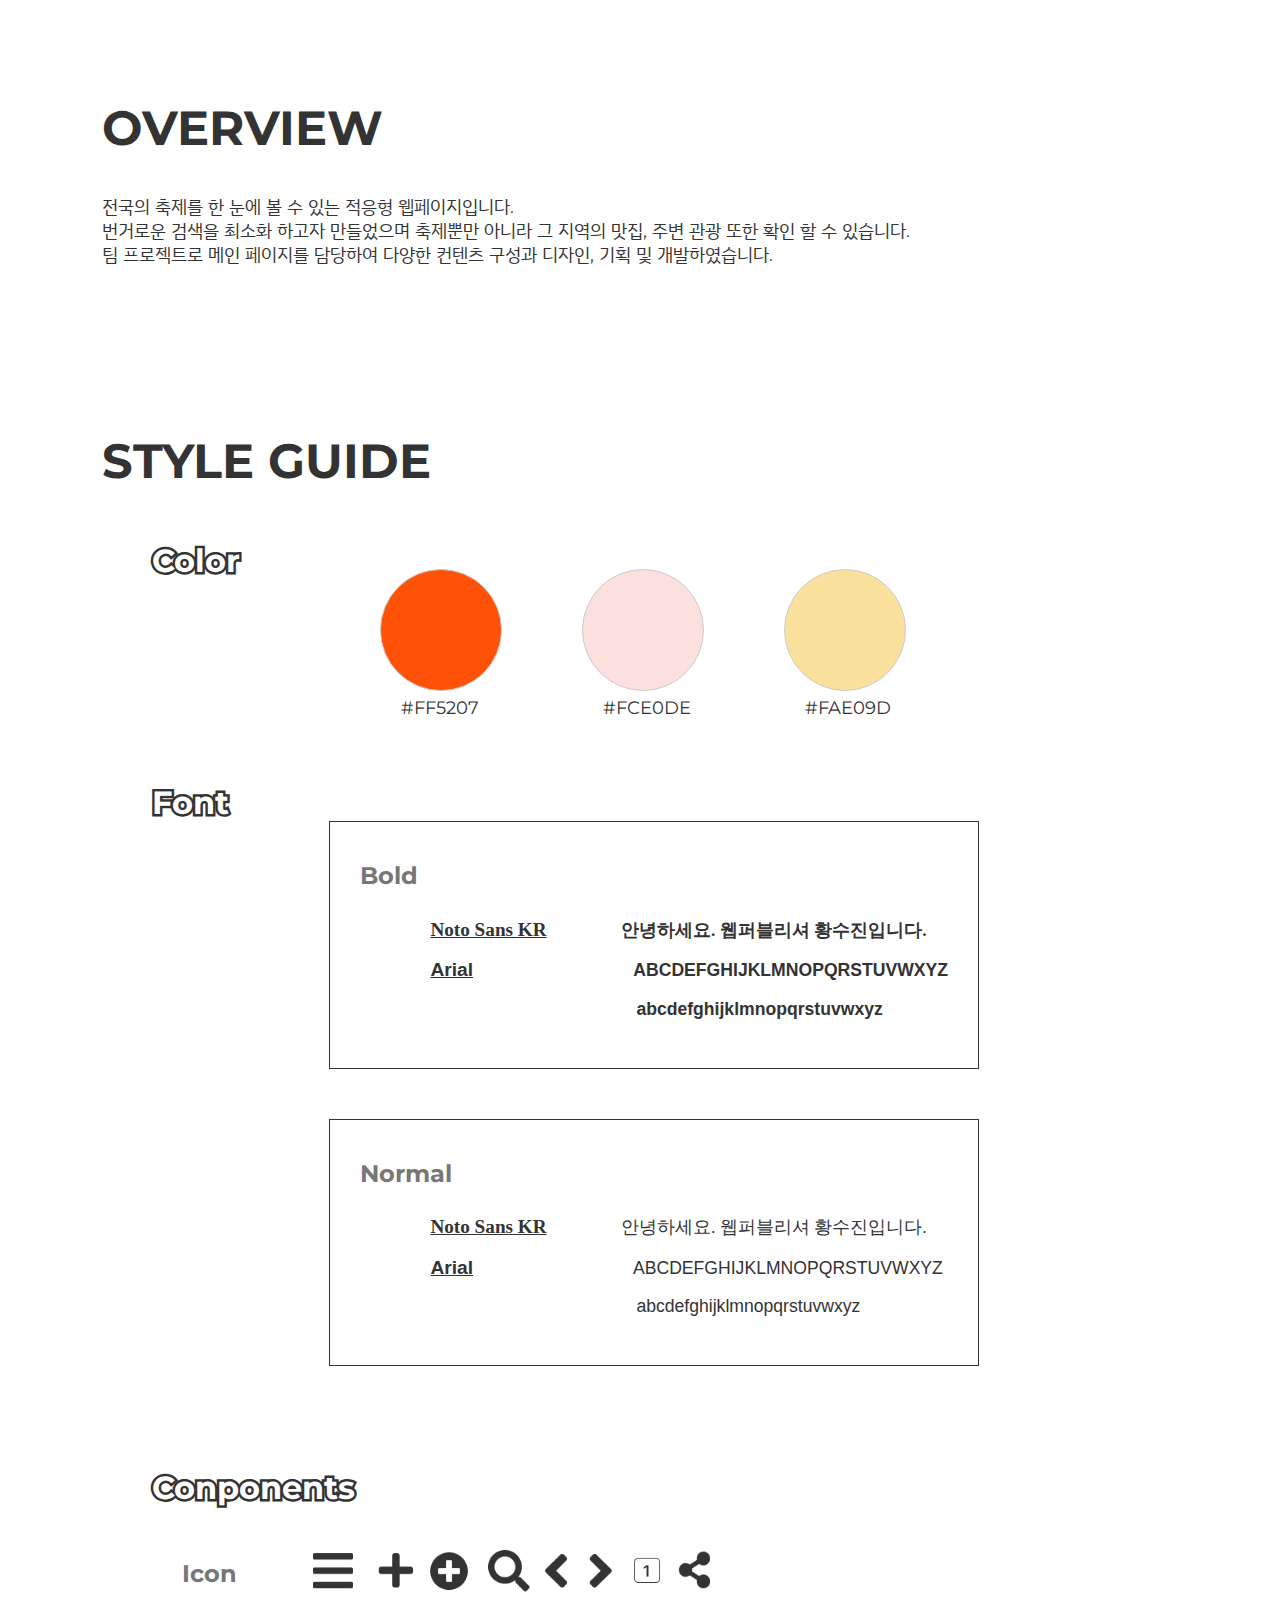
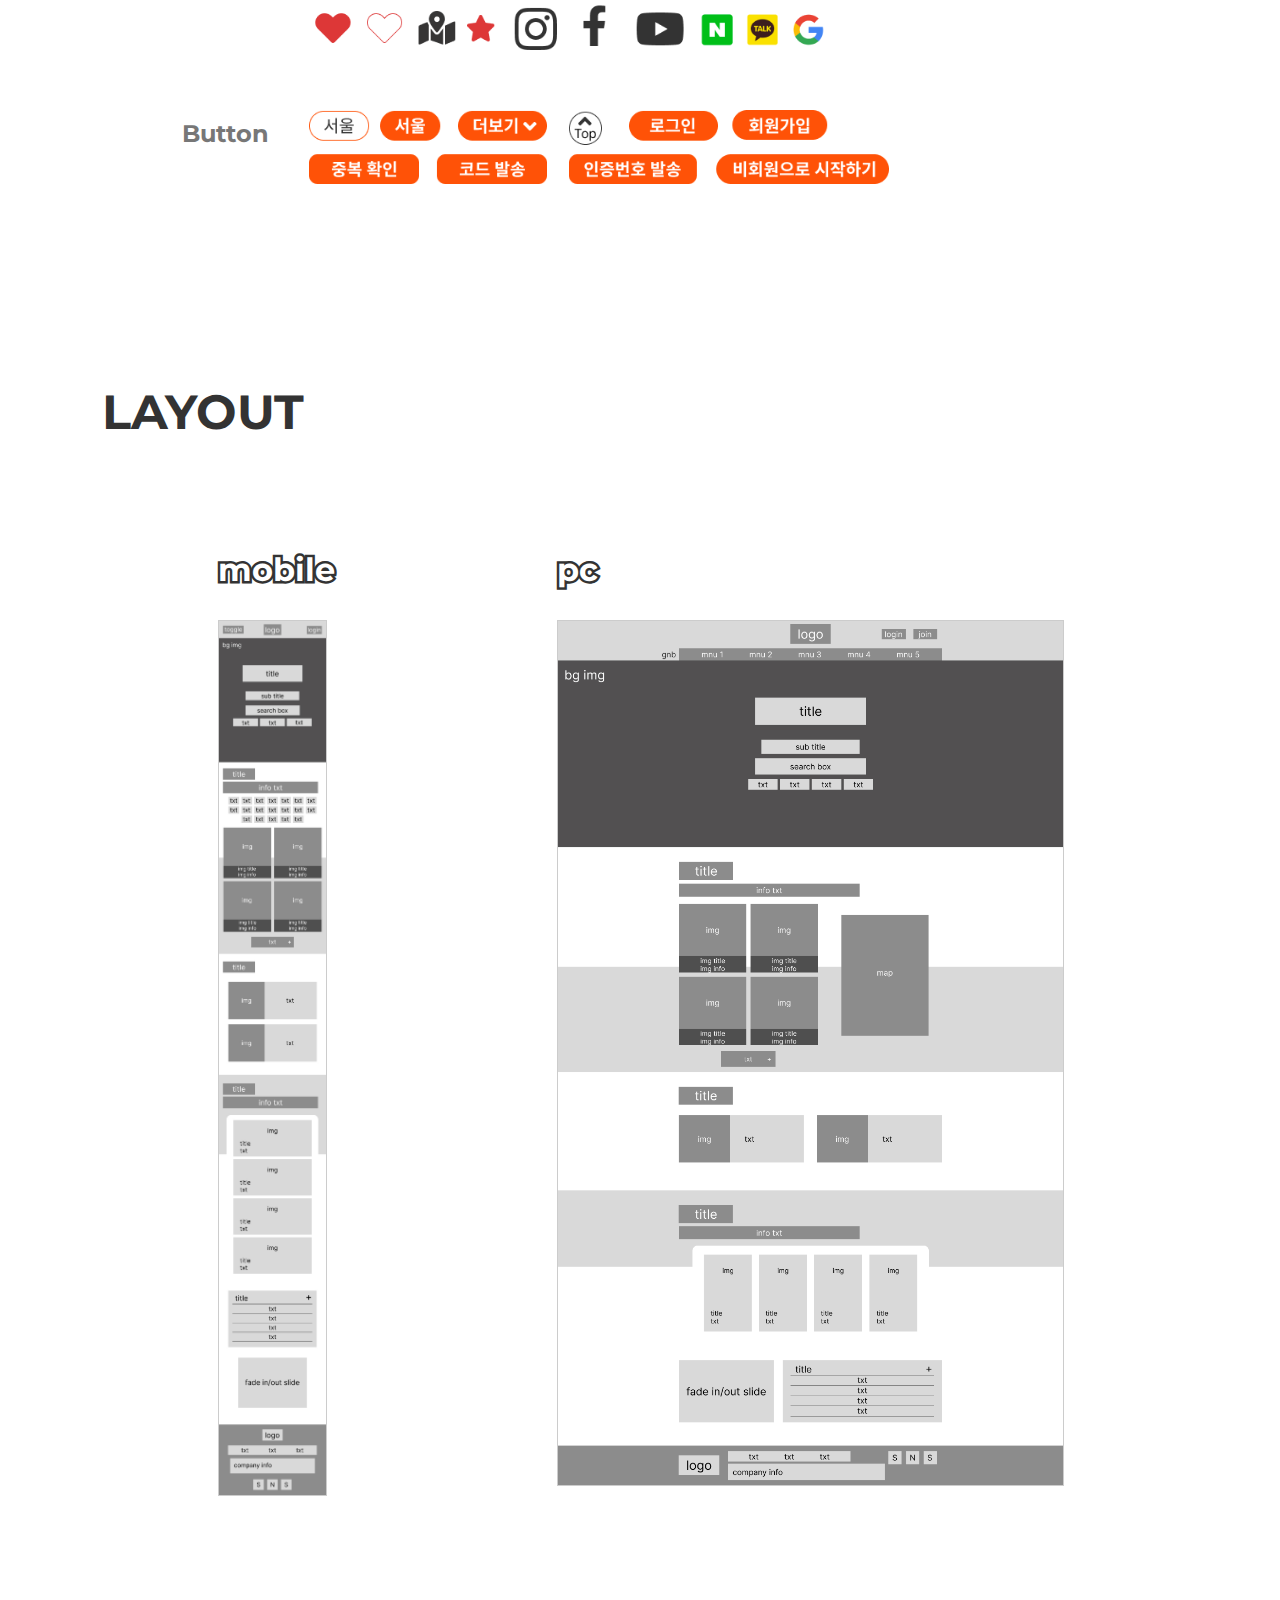
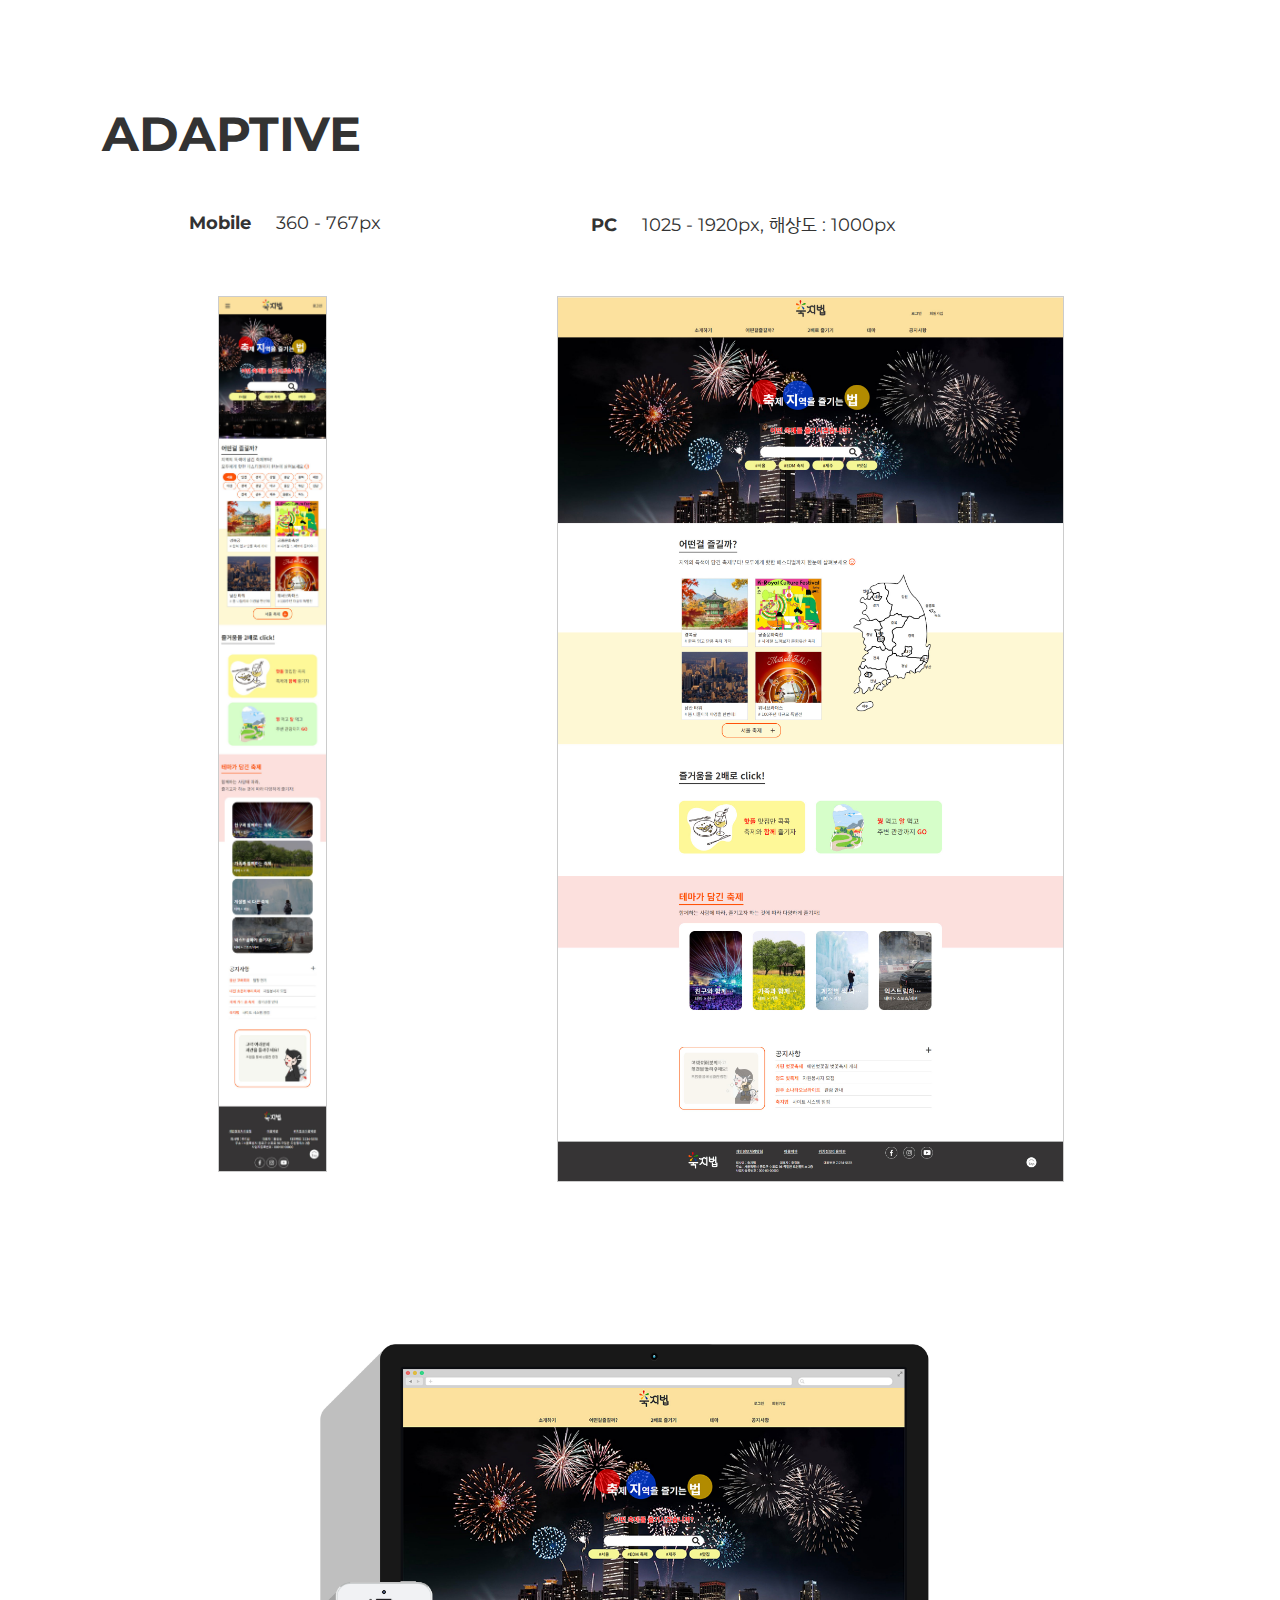
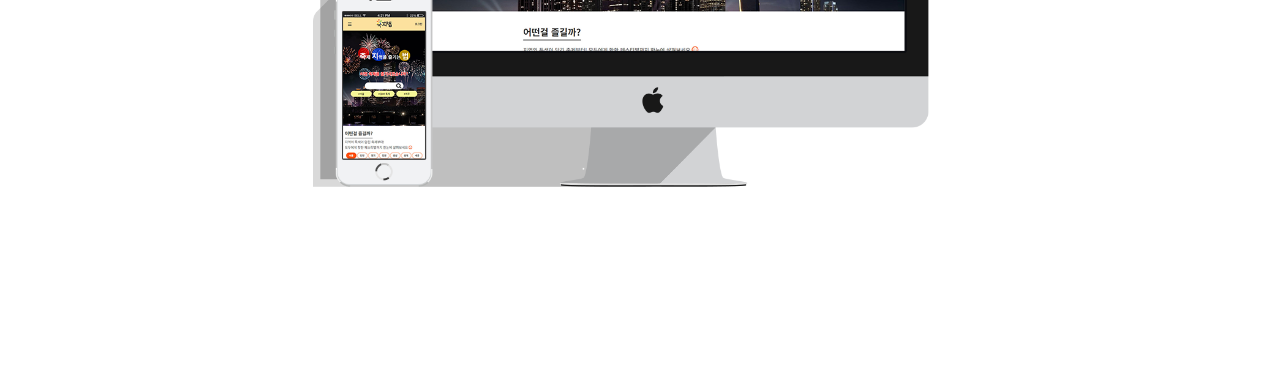
<file: process/chukjibub_process.html>
<!DOCTYPE html>
<html lang="ko">
<head>
  <meta charset="UTF-8">
  <meta name="viewport" content="width=device-width, initial-scale=1.0">
  <title>Chukjibub process</title>
  <link href="./css/reset.css" rel="stylesheet" type="text/css">
  <link href="./css/chukjibub_style.css" rel="stylesheet" type="text/css">
</head>
<body>
  <main>
    <div class="overview">
      <h2>overview</h2>
      <p>
        전국의 축제를 한 눈에 볼 수 있는 적응형 웹페이지입니다.<br>
        번거로운 검색을 최소화 하고자 만들었으며 축제뿐만 아니라 그 지역의 맛집, 주변 관광 또한 확인 할 수 있습니다.<br>
        팀 프로젝트로 메인 페이지를 담당하여 다양한 컨텐츠 구성과 디자인, 기획 및 개발하였습니다.
      </p>
    </div>
    <div class="guide">
      <h2>style guide</h2>
      <ul class="color_box">
        <li>
          <h3 class="outside" data-text="Color">Color</h3>
        </li>
        <li>
          <ul>
            <li class="color c_box01">
              <p>&#x0023;FF5207</p>
            </li>
            <li class="color c_box02">
              <p>&#x0023;FCE0DE</p>
            </li>
            <li class="color c_box03">
              <p>&#x0023;FAE09D</p>
            </li>
          </ul>
        </li>
      </ul>

      <div class="font_box">
        <ul>
          <li>
            <h3 class="outside" data-text="Font">Font</h3>
          </li>
          <li>
            <div class="font f_box01">
              <h4>Bold</h4>
              <div>
                <p><b>Noto Sans KR</b> 안녕하세요. 웹퍼블리셔 황수진입니다.</p>
                <p><b>Arial</b> abcdefghijklmnopqrstuvwxyz</p>
                <p>abcdefghijklmnopqrstuvwxyz</p>
              </div>
            </div>
            <div class="font f_box02">
              <h4>Normal</h4>
              <div>
                <p><b>Noto Sans KR</b> 안녕하세요. 웹퍼블리셔 황수진입니다.</p>
                <p><b>Arial</b> abcdefghijklmnopqrstuvwxyz</p>
                <p>abcdefghijklmnopqrstuvwxyz</p>
              </div>
            </div>
          </li>
        </ul>
      </div>

      <div class="conponents">
        <h3 class="outside" data-text="Conponents">Conponents</h3>
        <ul class="icon">
          <li>
            <h4>Icon</h4>
          </li>
          <li>
            <img src="./images/chukjibub_icon.png" alt="아이콘">
          </li>
        </ul>

        <ul class="button">
          <li>
            <h4>Button</h4>
          </li>
          <li>
            <img src="./images/chukjibub_button.png" alt="버튼">
          </li>
        </ul>
      </div>
    </div>

    <div class="layout">
      <h2>layout</h2>

      <ul>
        <li>
          <h3 class="outside" data-text="mobile">mobile</h3>
          <img src="./images/chukjibub_mobile_grid.jpg" alt="모바일레이아웃">
        </li>
        <li>
          <h3 class="outside" data-text="pc">pc</h3>
          <img src="./images/chukjibub_pc_grid.jpg" alt="pc레이아웃">
        </li>
      </ul>
    </div>
    
    <div class="adaptive">
      <h2>adaptive</h2>
      <ul>
        <li><b>Mobile</b> 360 - 767px</li>
        <li><b>PC</b> 1025 - 1920px, 해상도 : 1000px</li>
      </ul>
      <ul>
        <li>
          <img src="./images/chukjibub_mobile.jpg" alt="모바일디자인">
        </li>
        <li>
          <img src="./images/chukjibub_pc.jpg" alt="pc디자인">
        </li>

      </ul>

      <div class="mockup">
        <img src="./images/chukjibub_mockup.png" alt="목업">
      </div>
      
    </div>
  </main>
</body>
</html>
</file>
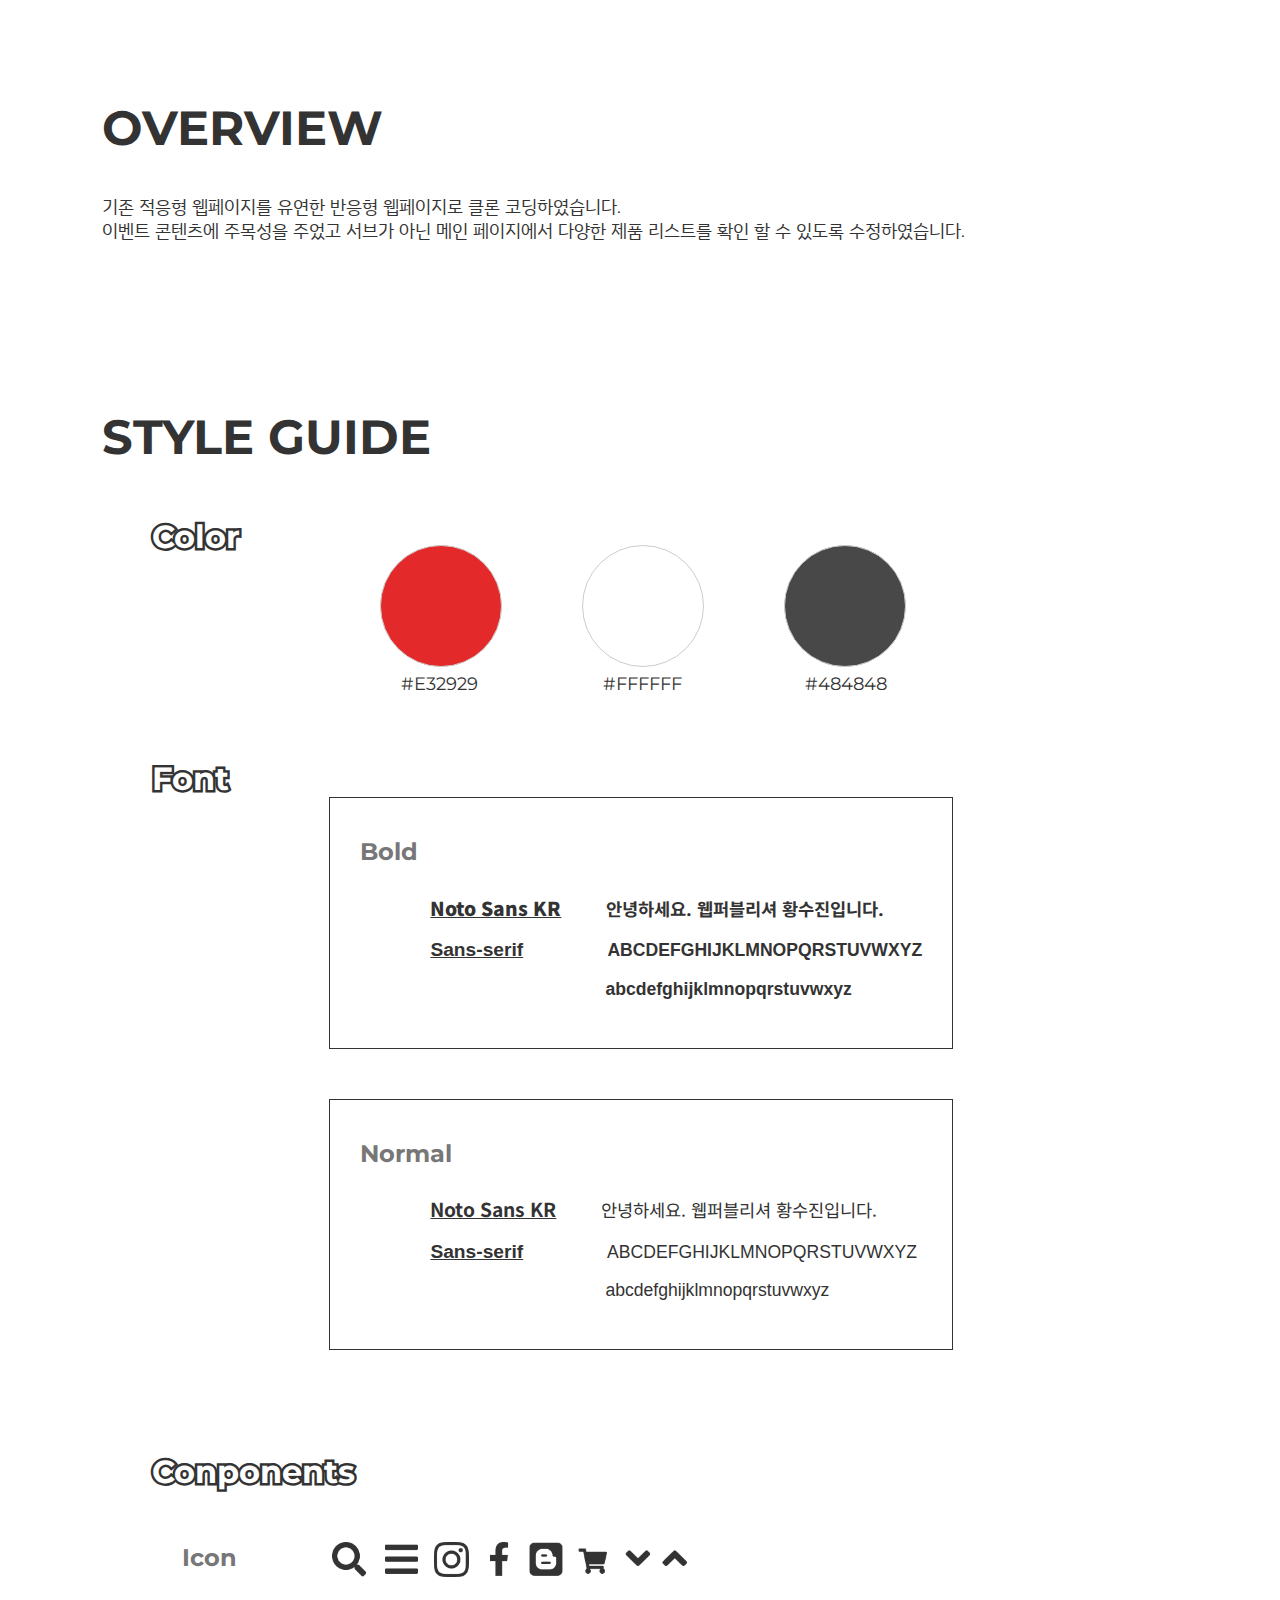
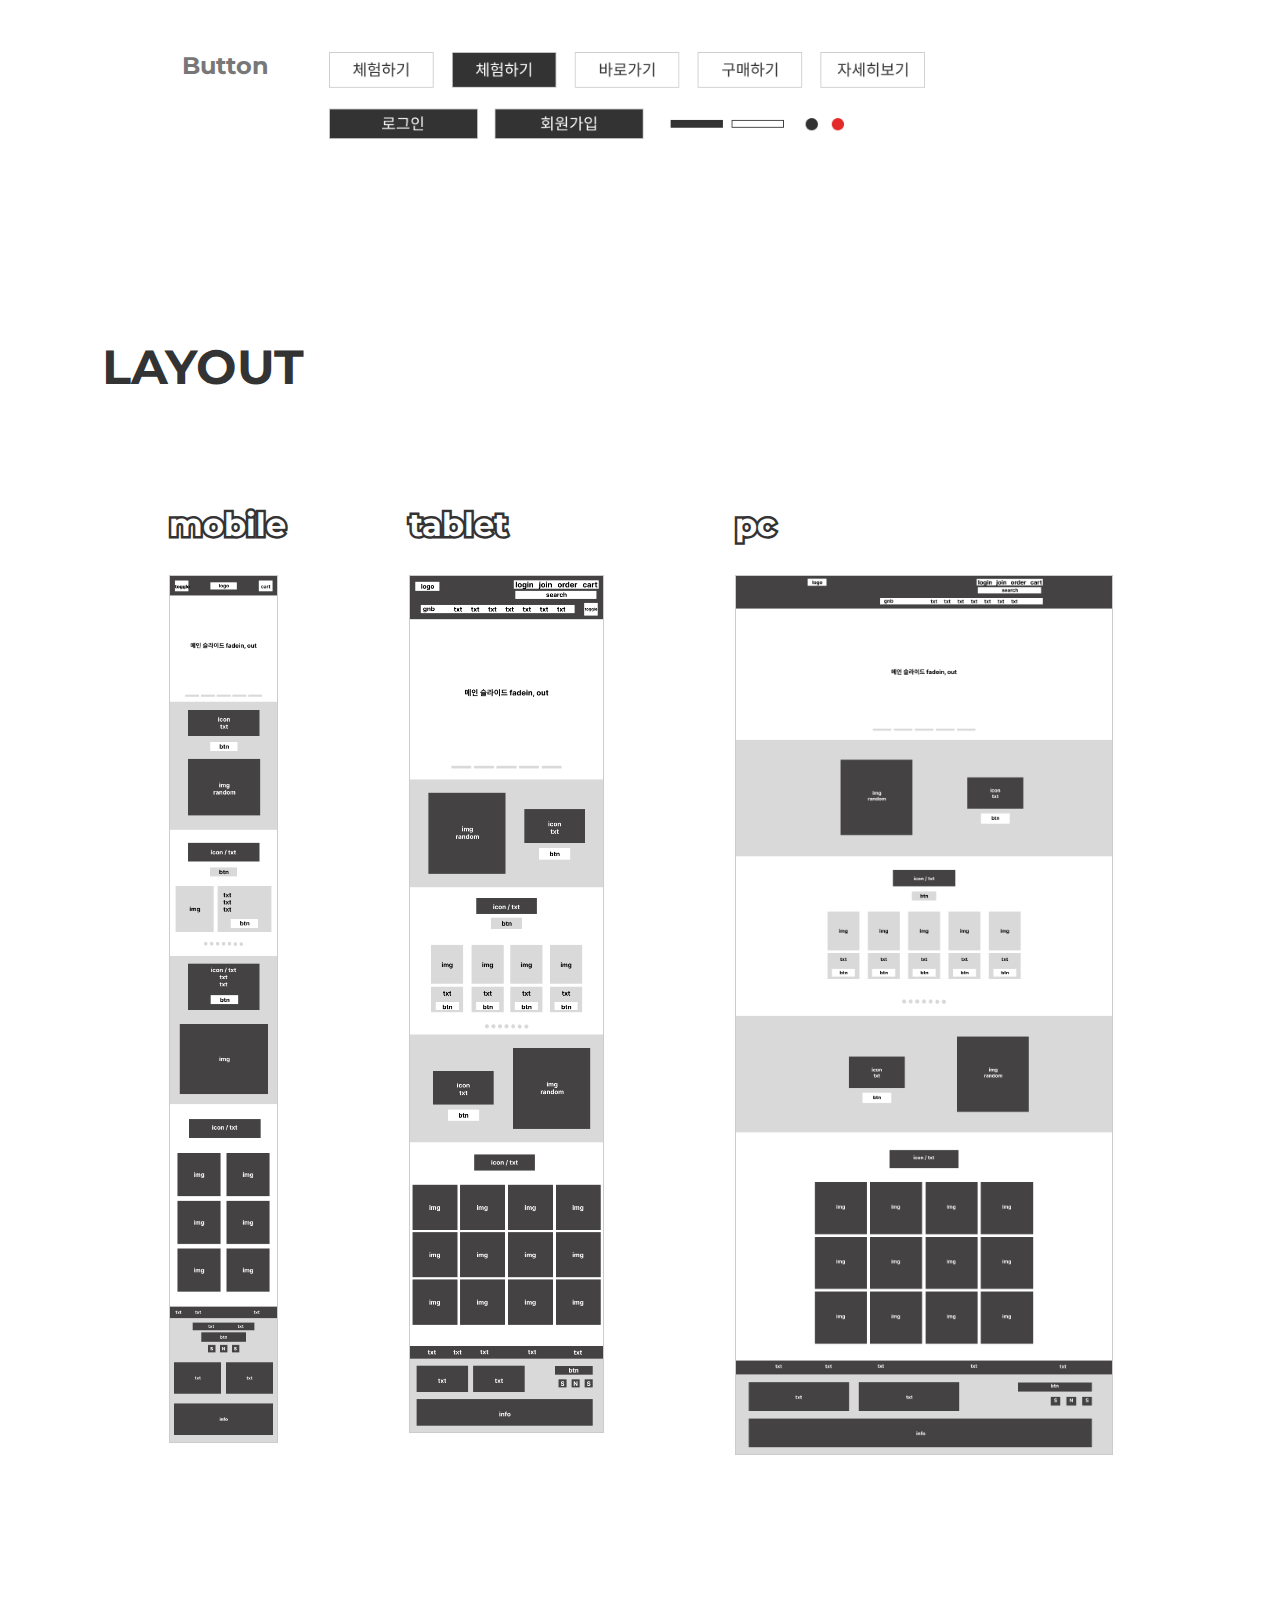
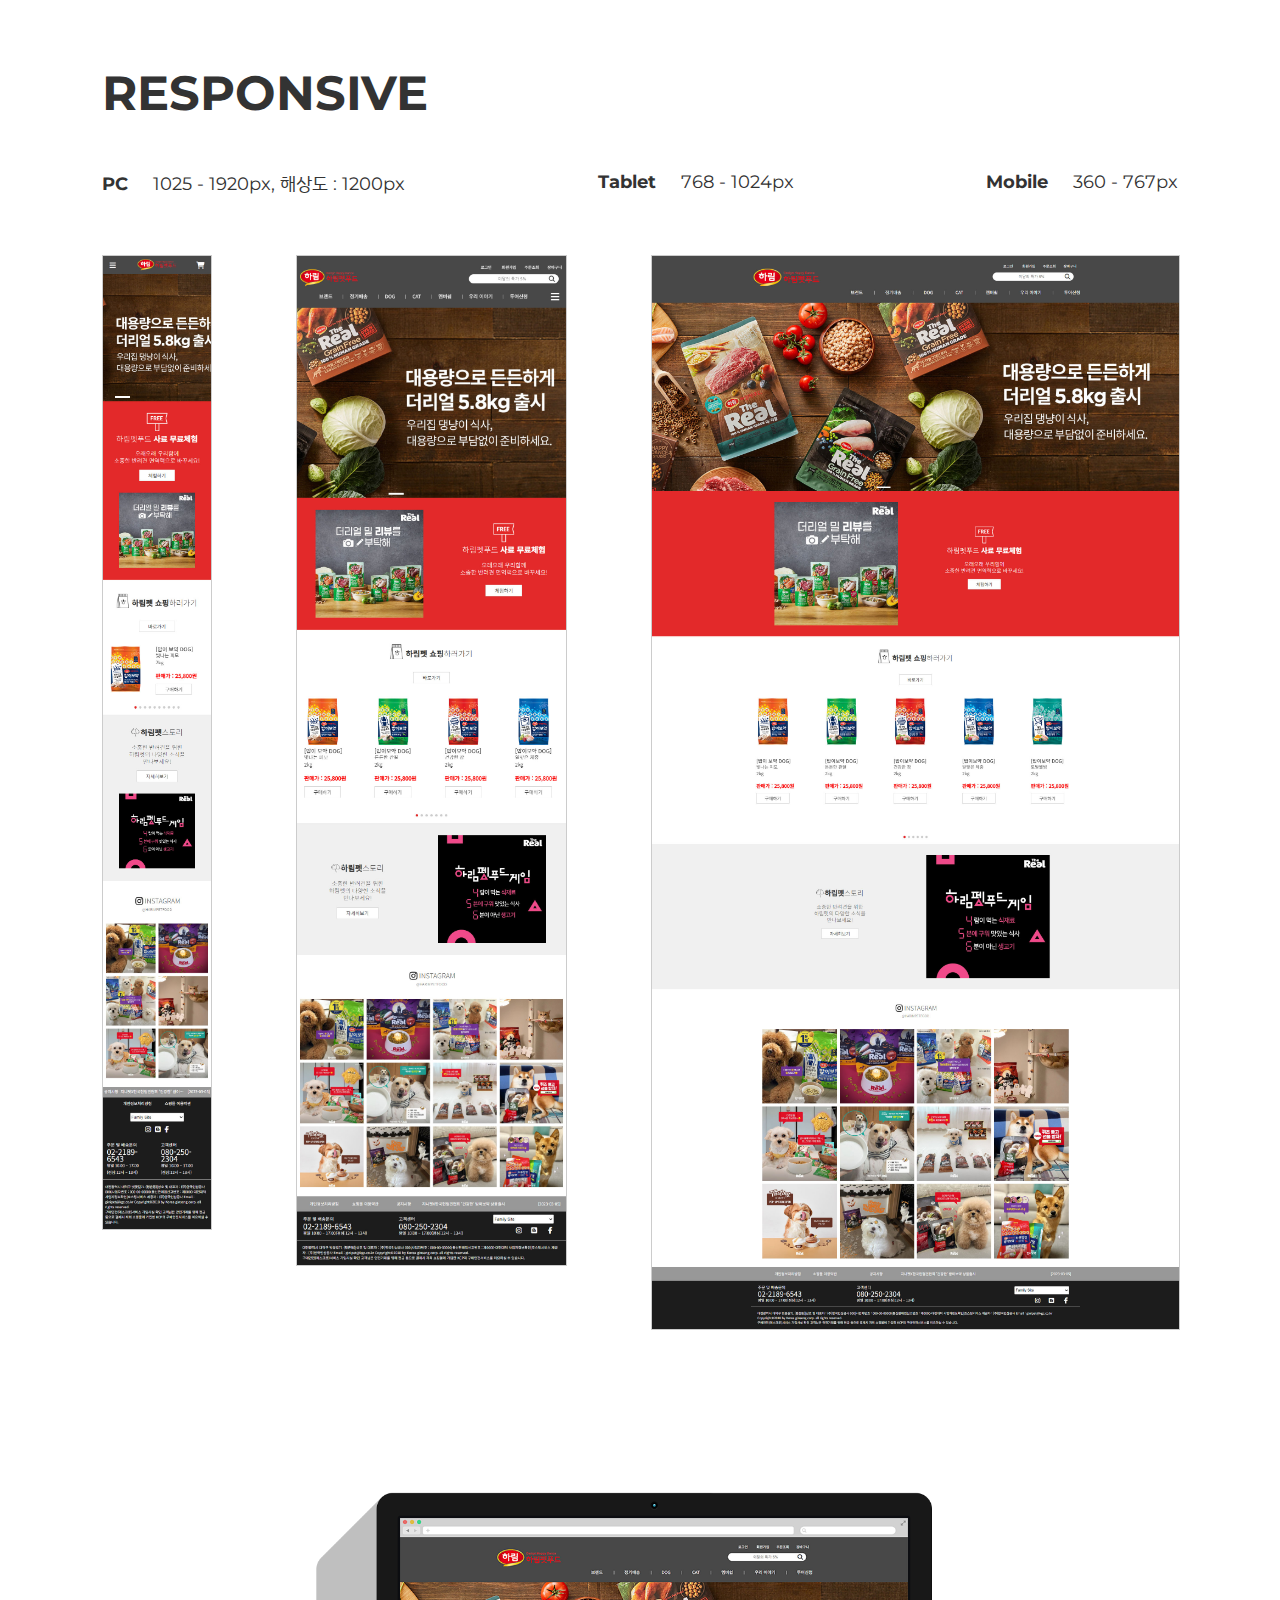
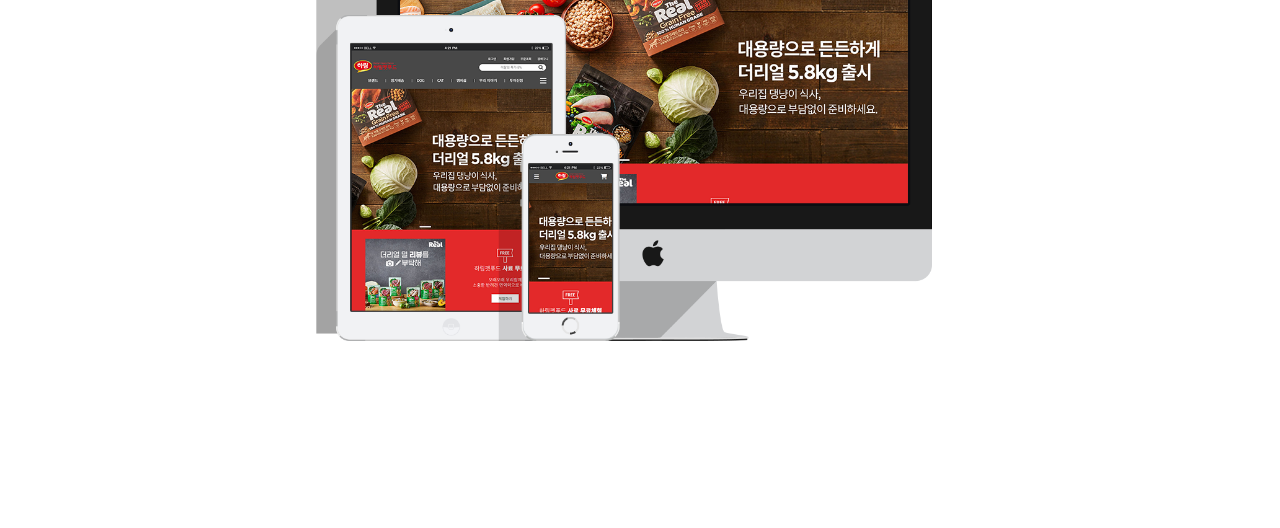
<file: process/harim_process.html>
<!DOCTYPE html>
<html lang="ko">
<head>
  <meta charset="UTF-8">
  <meta name="viewport" content="width=device-width, initial-scale=1.0">
  <title>Harim pet food process</title>
  <link href="./css/reset.css" rel="stylesheet" type="text/css">
  <link href="./css/harim_style.css" rel="stylesheet" type="text/css">
</head>
<body>
  <main>
    <div class="overview">
      <h2>overview</h2>
      <p>
        기존 적응형 웹페이지를 유연한 반응형 웹페이지로 클론 코딩하였습니다.<br>
        이벤트 콘텐츠에 주목성을 주었고 서브가 아닌 메인 페이지에서 다양한 제품 리스트를 확인 할 수 있도록 수정하였습니다.
      </p>
    </div>
    <div class="guide">
      <h2>style guide</h2>
      <ul class="color_box">
        <li>
          <h3 class="outside" data-text="Color">Color</h3>
        </li>
        <li>
          <ul>
            <li class="color c_box01">
              <p>&#x0023;E32929</p>
            </li>
            <li class="color c_box02">
              <p>&#x0023;FFFFFF</p>
            </li>
            <li class="color c_box03">
              <p>&#x0023;484848</p>
            </li>
          </ul>
        </li>
      </ul>

      <div class="font_box">
        <ul>
          <li>
            <h3 class="outside" data-text="Font">Font</h3>
          </li>
          <li>
            <div class="font f_box01">
              <h4>Bold</h4>
              <div>
                <p><b>Noto Sans KR</b> 안녕하세요. 웹퍼블리셔 황수진입니다.</p>
                <p><b>Sans-serif</b> abcdefghijklmnopqrstuvwxyz</p>
                <p>abcdefghijklmnopqrstuvwxyz</p>
              </div>
            </div>
            <div class="font f_box02">
              <h4>Normal</h4>
              <div>
                <p><b>Noto Sans KR</b> 안녕하세요. 웹퍼블리셔 황수진입니다.</p>
                <p><b>Sans-serif</b> abcdefghijklmnopqrstuvwxyz</p>
                <p>abcdefghijklmnopqrstuvwxyz</p>
              </div>
            </div>
          </li>
        </ul>
      </div>

      <div class="conponents">
        <h3 class="outside" data-text="Conponents">Conponents</h3>
        <ul class="icon">
          <li>
            <h4>Icon</h4>
          </li>
          <li>
            <img src="./images/harim_icon.png" alt="아이콘">
          </li>
        </ul>

        <ul class="button">
          <li>
            <h4>Button</h4>
          </li>
          <li>
            <img src="./images/harim_button.png" alt="버튼">
          </li>
        </ul>
      </div>
    </div>

    <div class="layout">
      <h2>layout</h2>

      <ul>
        <li>
          <h3 class="outside" data-text="mobile">mobile</h3>
          <img src="./images/harim_mobile_grid.jpg" alt="모바일레이아웃">
        </li>
        <li>
          <h3 class="outside" data-text="tablet">tablet</h3>
          <img src="./images/harim_tablet_grid.jpg" alt="태블릿레이아웃">
        </li>
        <li>
          <h3 class="outside" data-text="pc">pc</h3>
          <img src="./images/harim_pc_grid.jpg" alt="pc레이아웃">
        </li>
      </ul>
    </div>

    <div class="responsive">
      <h2>responsive</h2>
      <ul>
        <li><b>PC</b> 1025 - 1920px, 해상도 : 1200px</li>
        <li><b>Tablet</b> 768 - 1024px</li>
        <li><b>Mobile</b> 360 - 767px</li>
      </ul>
      <ul>
        <li>
          <img src="./images/harim_mobile.jpg" alt="모바일디자인">
        </li>
        <li>
          <img src="./images/harim_tablet.jpg" alt="태블릿디자인">
        </li>
        <li>
          <img src="./images/harim_pc.jpg" alt="pc디자인">
        </li>

      </ul>

      <div class="mockup">
        <img src="./images/harim_mockup.png" alt="목업">
      </div>
    </div>
  </main>
</body>
</html>
</file>
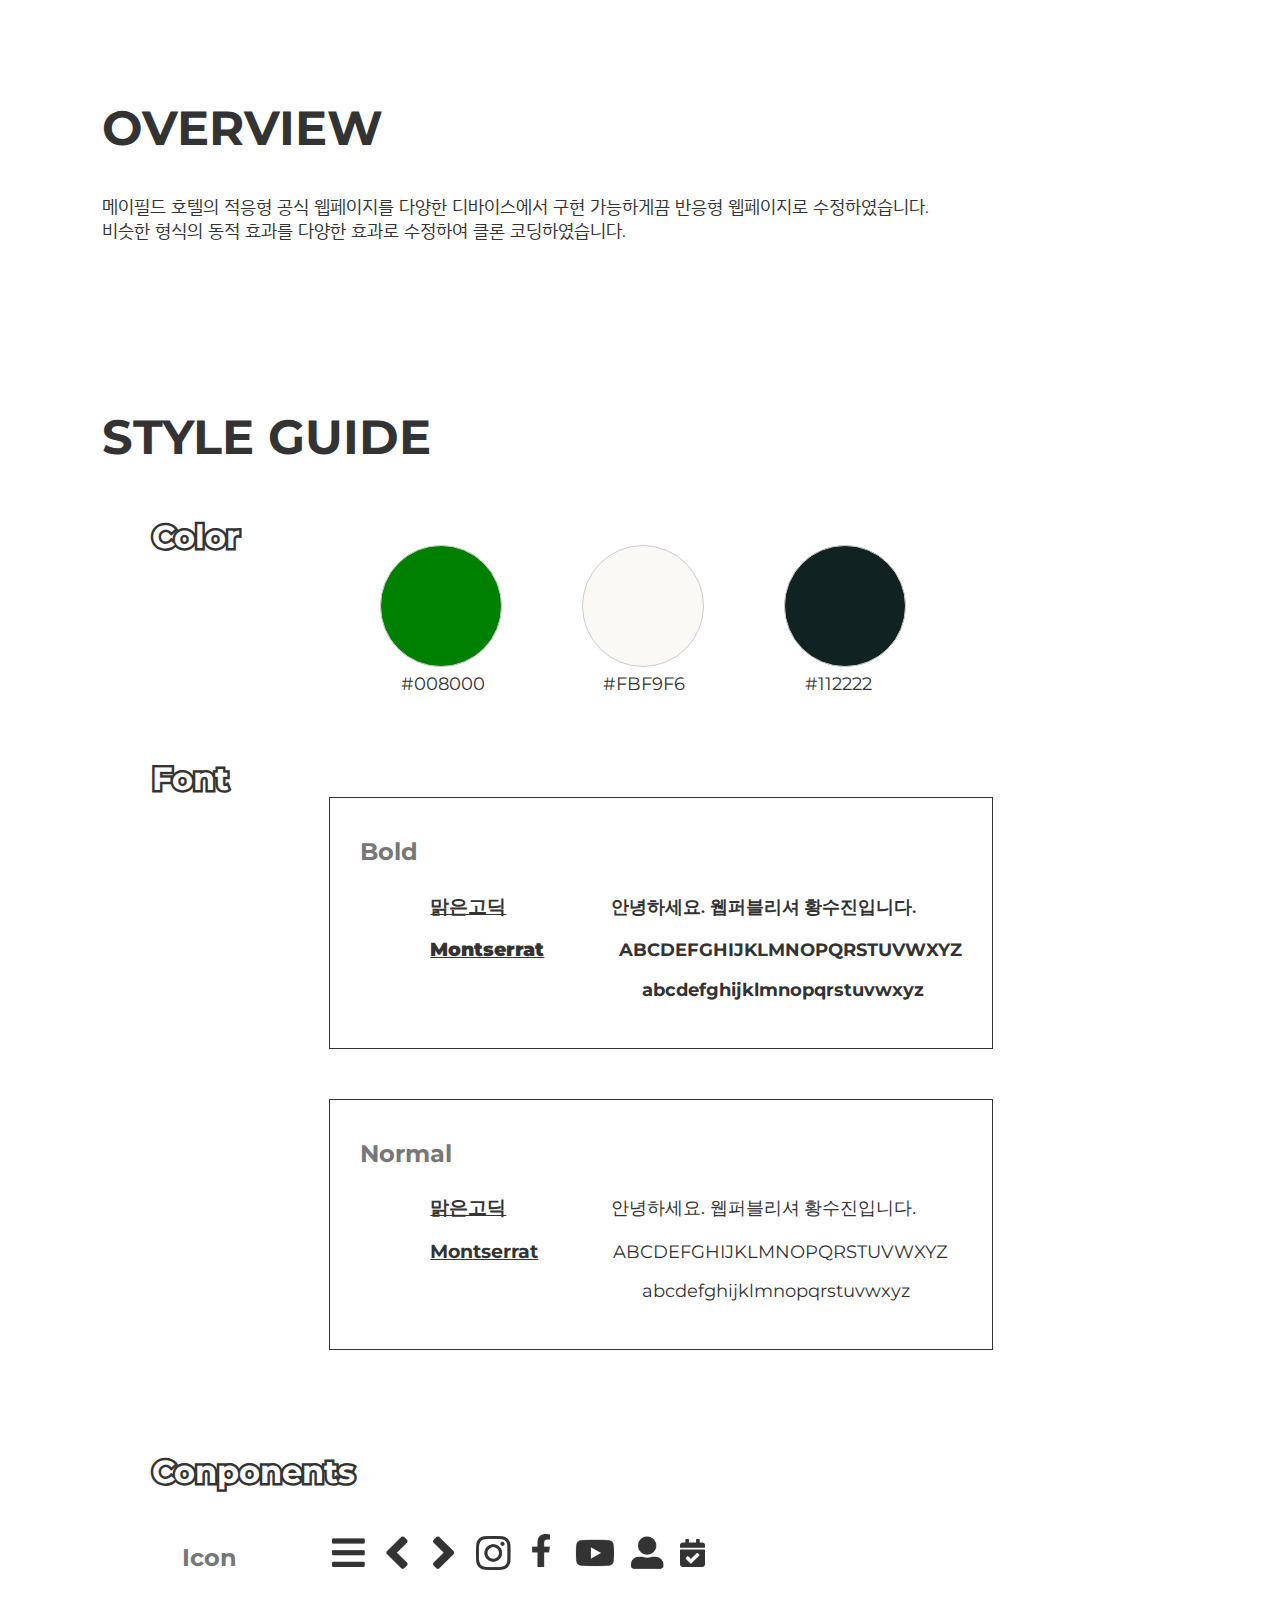
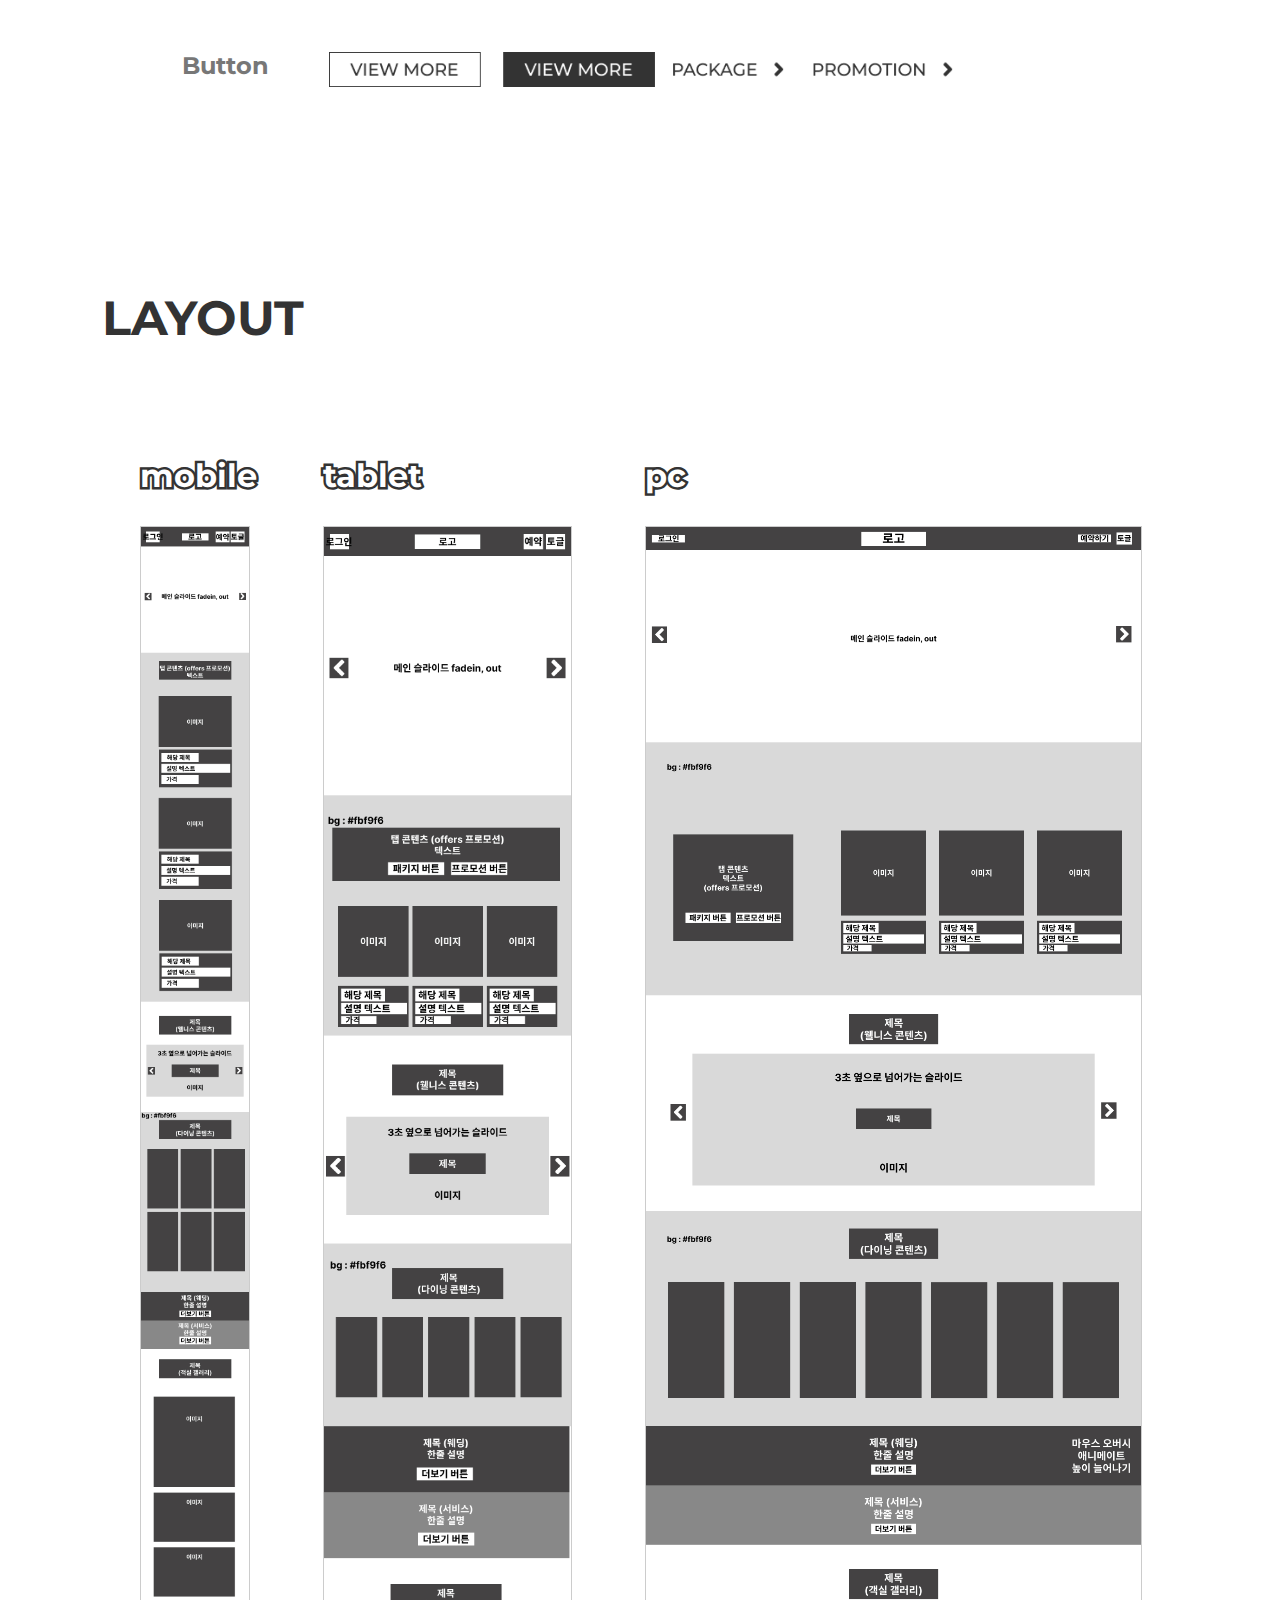
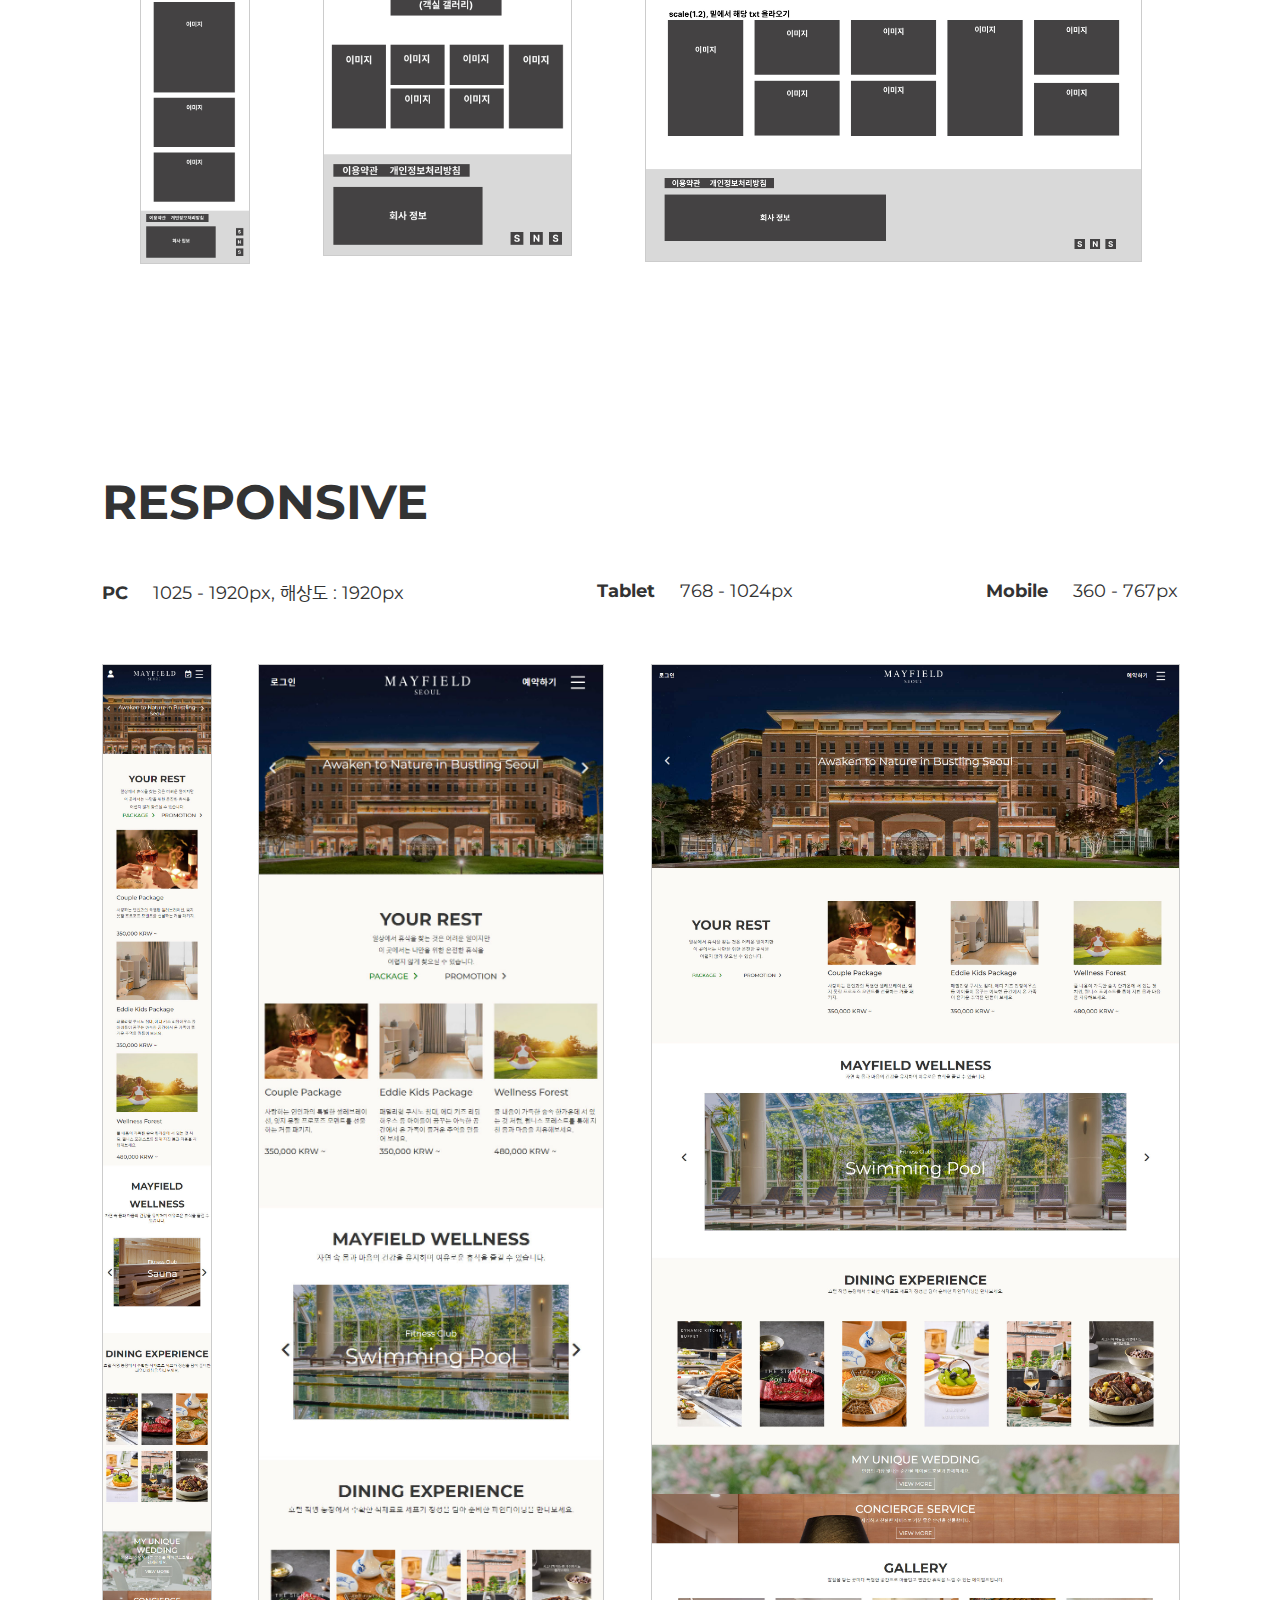
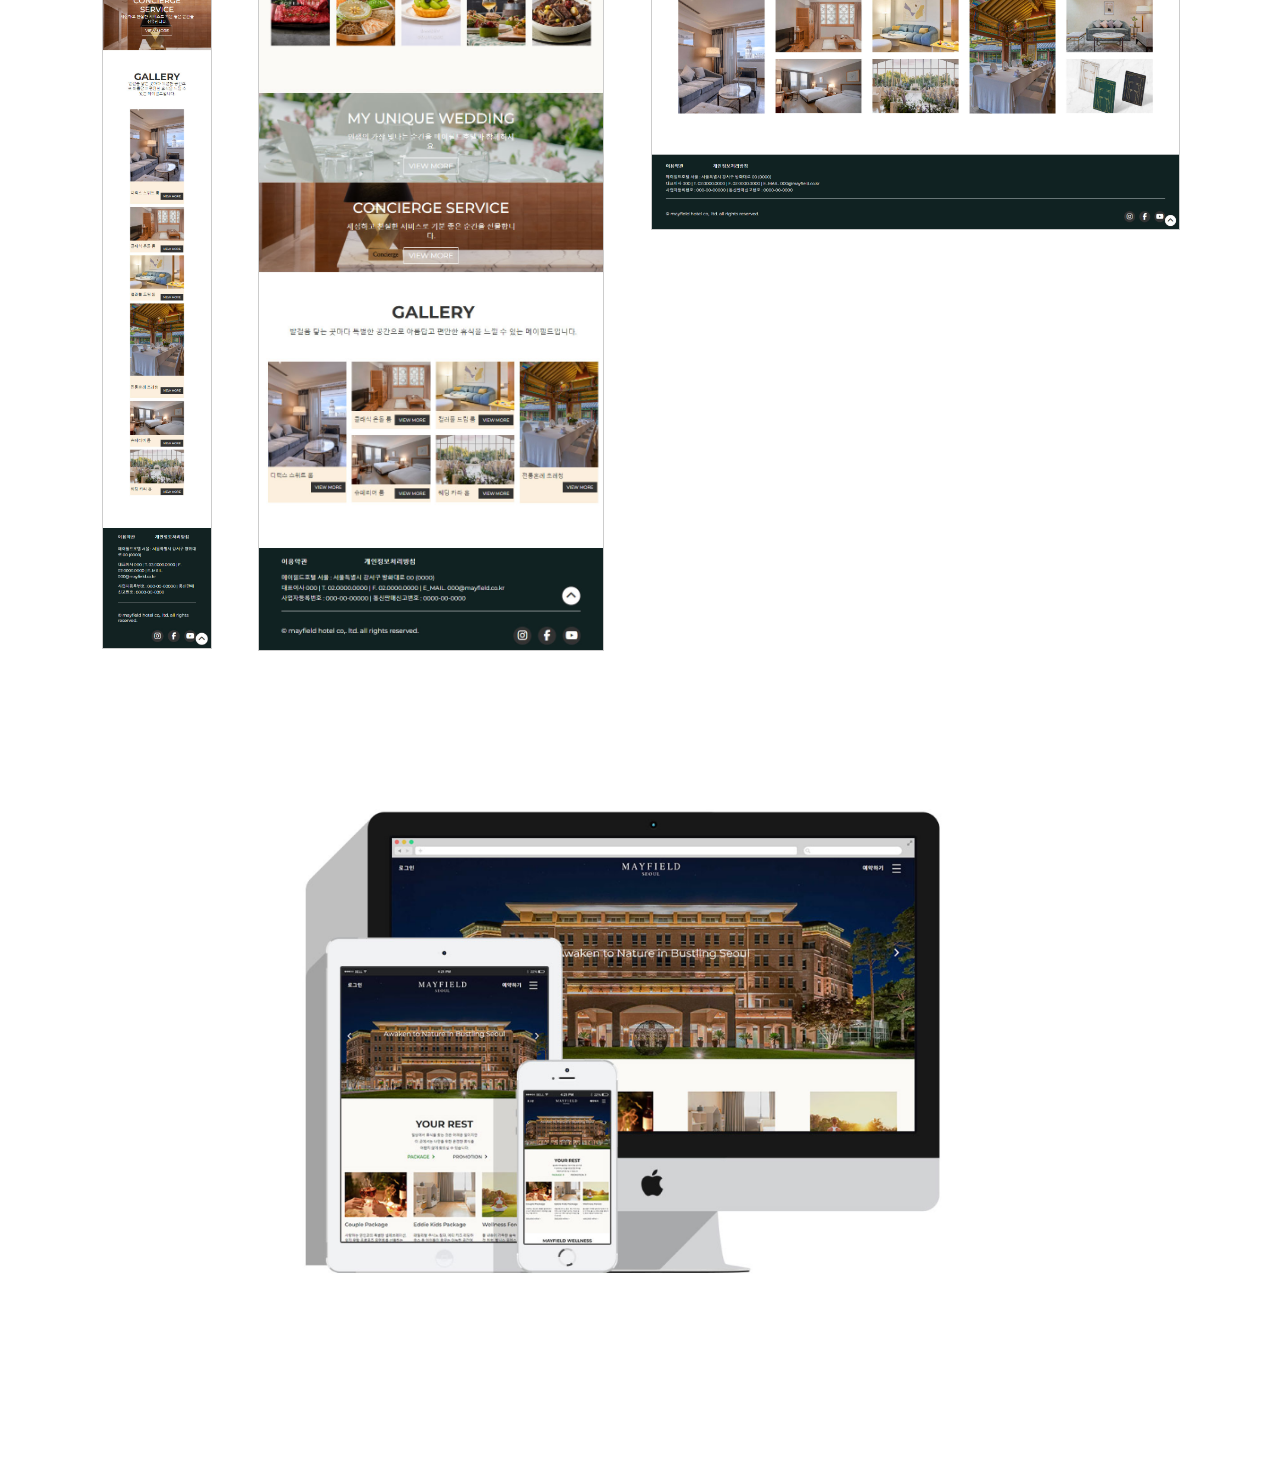
<file: process/mayfield_process.html>
<!DOCTYPE html>
<html lang="ko">
<head>
  <meta charset="UTF-8">
  <meta name="viewport" content="width=device-width, initial-scale=1.0">
  <title>Mayfield process</title>
  <link href="./css/reset.css" rel="stylesheet" type="text/css">
  <link href="./css/mayfield_style.css" rel="stylesheet" type="text/css">
</head>
<body>
  <main>
    <div class="overview">
      <h2>overview</h2>
      <p>
        메이필드 호텔의 적응형 공식 웹페이지를 다양한 디바이스에서 구현 가능하게끔 반응형 웹페이지로 수정하였습니다.<br>
        비슷한 형식의 동적 효과를 다양한 효과로 수정하여 클론 코딩하였습니다.
      </p>
    </div>
    <div class="guide">
      <h2>style guide</h2>
      <ul class="color_box">
        <li>
          <h3 class="outside" data-text="Color">Color</h3>
        </li>
        <li>
          <ul>
            <li class="color c_box01">
              <p>&#x0023;008000</p>
            </li>
            <li class="color c_box02">
              <p>&#x0023;FBF9F6</p>
            </li>
            <li class="color c_box03">
              <p>&#x0023;112222</p>
            </li>
          </ul>
        </li>
      </ul>

      <div class="font_box">
        <ul>
          <li>
            <h3 class="outside" data-text="Font">Font</h3>
          </li>
          <li>
            <div class="font f_box01">
              <h4>Bold</h4>
              <div>
                <p><b>맑은고딕</b> 안녕하세요. 웹퍼블리셔 황수진입니다.</p>
                <p><b>Montserrat</b> abcdefghijklmnopqrstuvwxyz</p>
                <p>abcdefghijklmnopqrstuvwxyz</p>
              </div>
            </div>
            <div class="font f_box02">
              <h4>Normal</h4>
              <div>
                <p><b>맑은고딕</b> 안녕하세요. 웹퍼블리셔 황수진입니다.</p>
                <p><b>Montserrat</b> abcdefghijklmnopqrstuvwxyz</p>
                <p>abcdefghijklmnopqrstuvwxyz</p>
              </div>
            </div>
          </li>
        </ul>
      </div>

      <div class="conponents">
        <h3 class="outside" data-text="Conponents">Conponents</h3>
        <ul class="icon">
          <li>
            <h4>Icon</h4>
          </li>
          <li>
            <img src="./images/mayfield_icon.png" alt="아이콘">
          </li>
        </ul>

        <ul class="button">
          <li>
            <h4>Button</h4>
          </li>
          <li>
            <img src="./images/mayfield_button.png" alt="버튼">
          </li>
        </ul>
      </div>
    </div>

    <div class="layout">
      <h2>layout</h2>

      <ul>
        <li>
          <h3 class="outside" data-text="mobile">mobile</h3>
          <img src="./images/mayfield_mobile_grid.jpg" alt="모바일레이아웃">
        </li>
        <li>
          <h3 class="outside" data-text="tablet">tablet</h3>
          <img src="./images/mayfield_tablet_grid.jpg" alt="태블릿레이아웃">
        </li>
        <li>
          <h3 class="outside" data-text="pc">pc</h3>
          <img src="./images/mayfield_pc_grid.jpg" alt="pc레이아웃">
        </li>
      </ul>
    </div>

    <div class="responsive">
      <h2>responsive</h2>
      <ul>
        <li><b>PC</b> 1025 - 1920px, 해상도 : 1920px</li>
        <li><b>Tablet</b> 768 - 1024px</li>
        <li><b>Mobile</b> 360 - 767px</li>
      </ul>
      <ul>
        <li>
          <img src="./images/mayfield_mobile.jpg" alt="모바일디자인">
        </li>
        <li>
          <img src="./images/mayfield_tablet.jpg" alt="태블릿디자인">
        </li>
        <li>
          <img src="./images/mayfield_pc.jpg" alt="pc디자인">
        </li>

      </ul>

      <div class="mockup">
        <img src="./images/mayfield_mockup.png" alt="목업">
      </div>
    </div>
  </main>
</body>
</html>
</file>
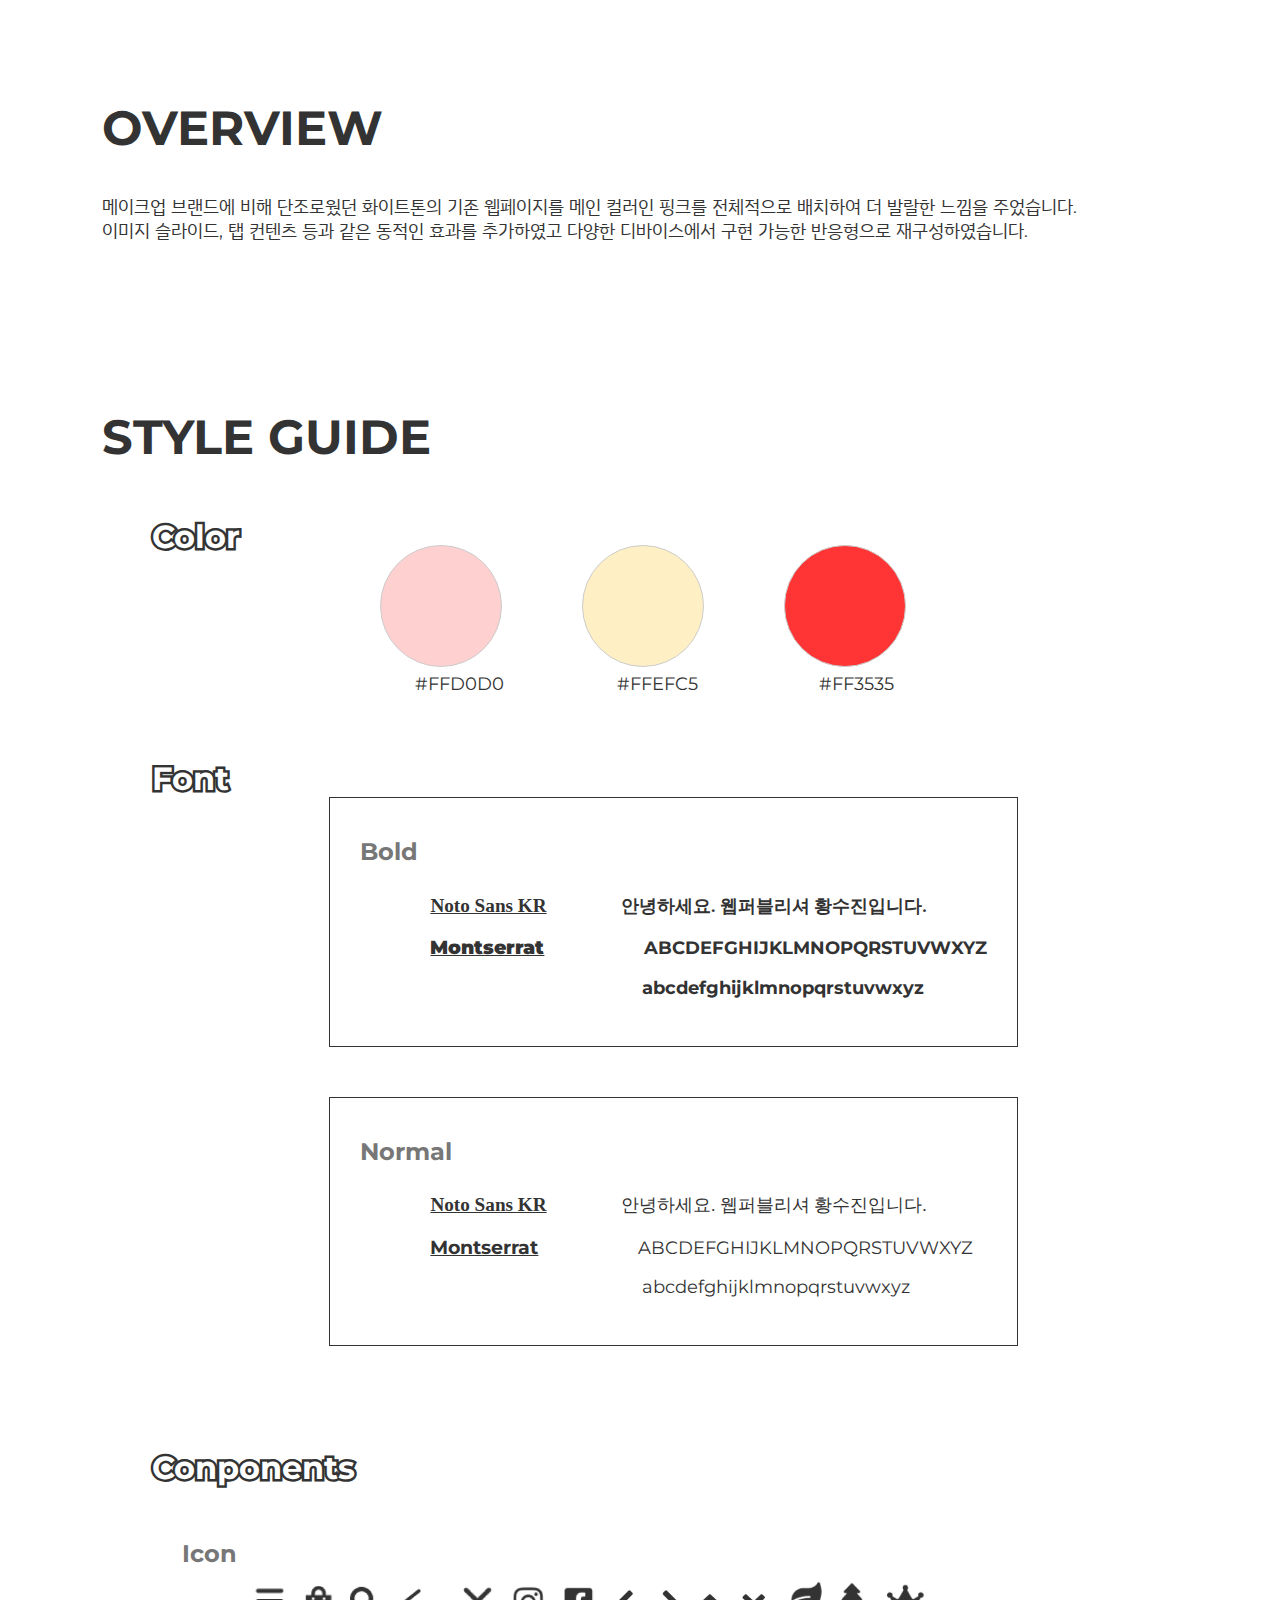
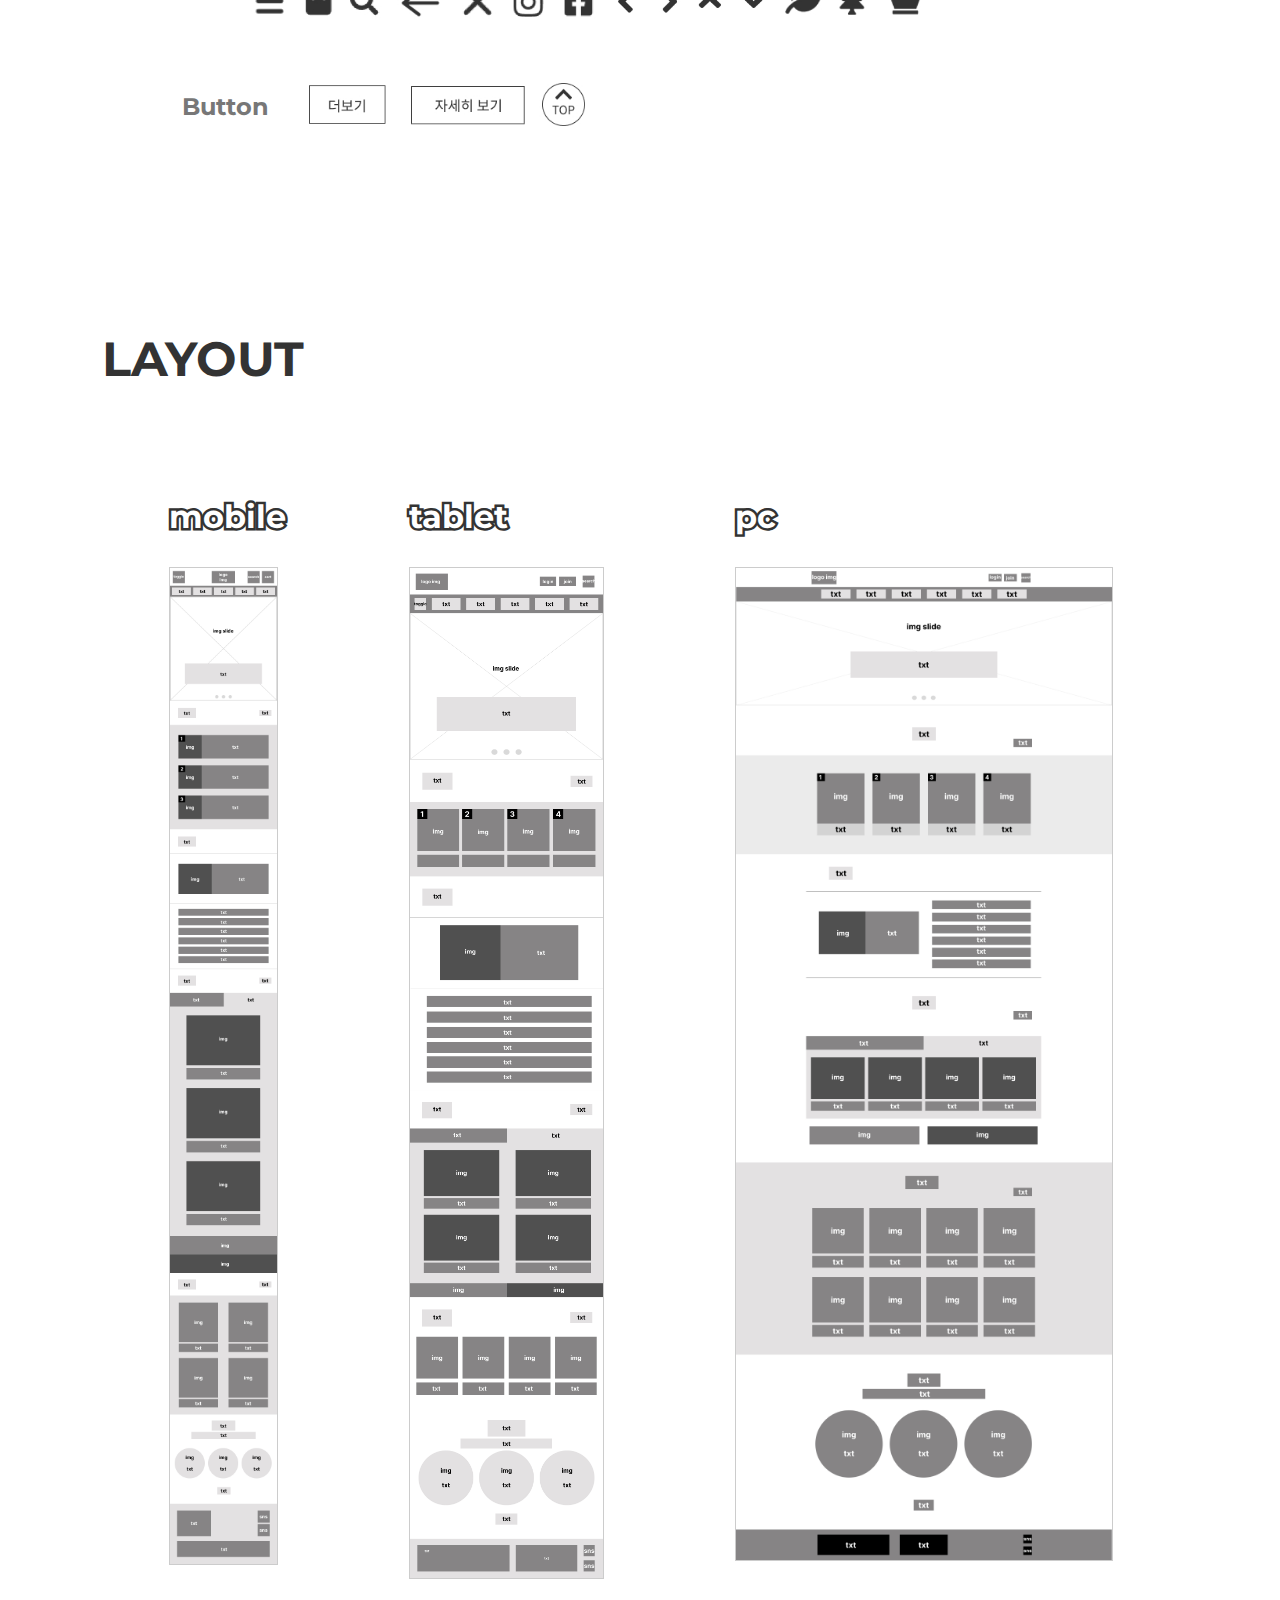
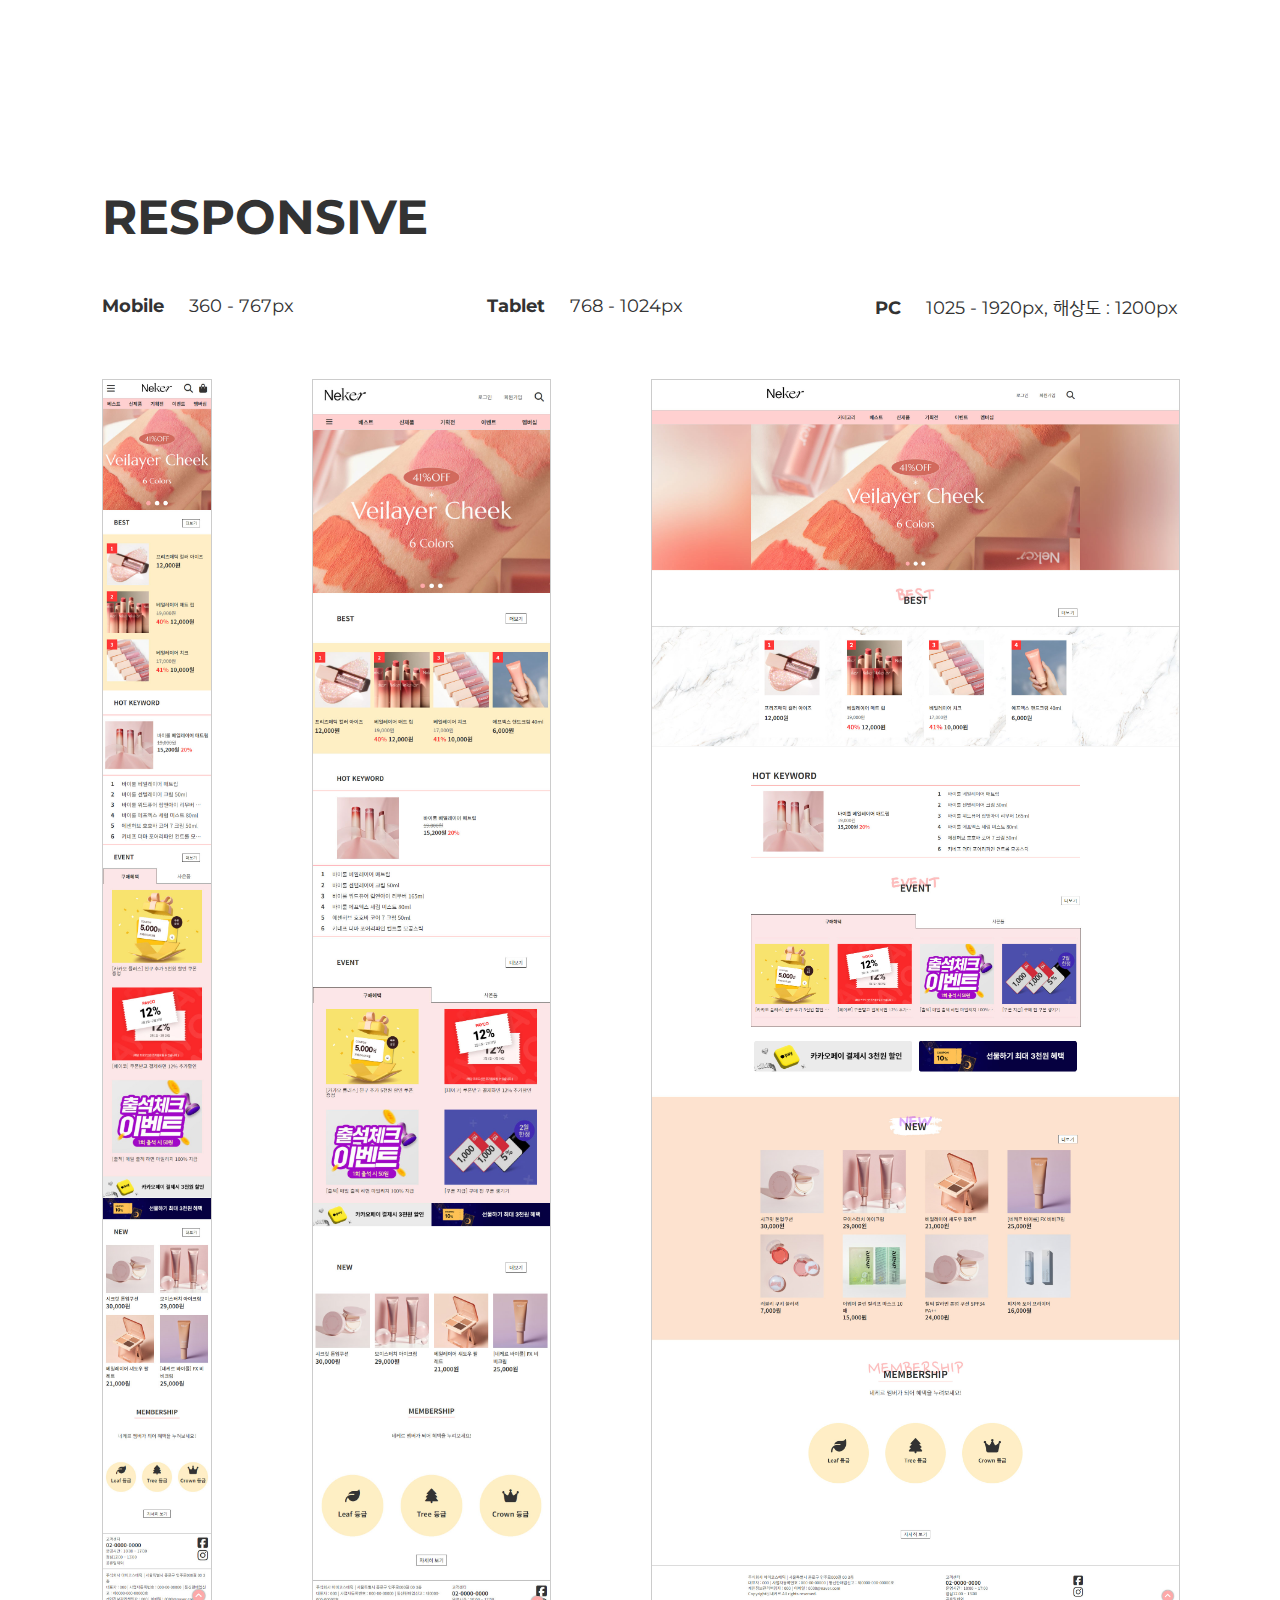
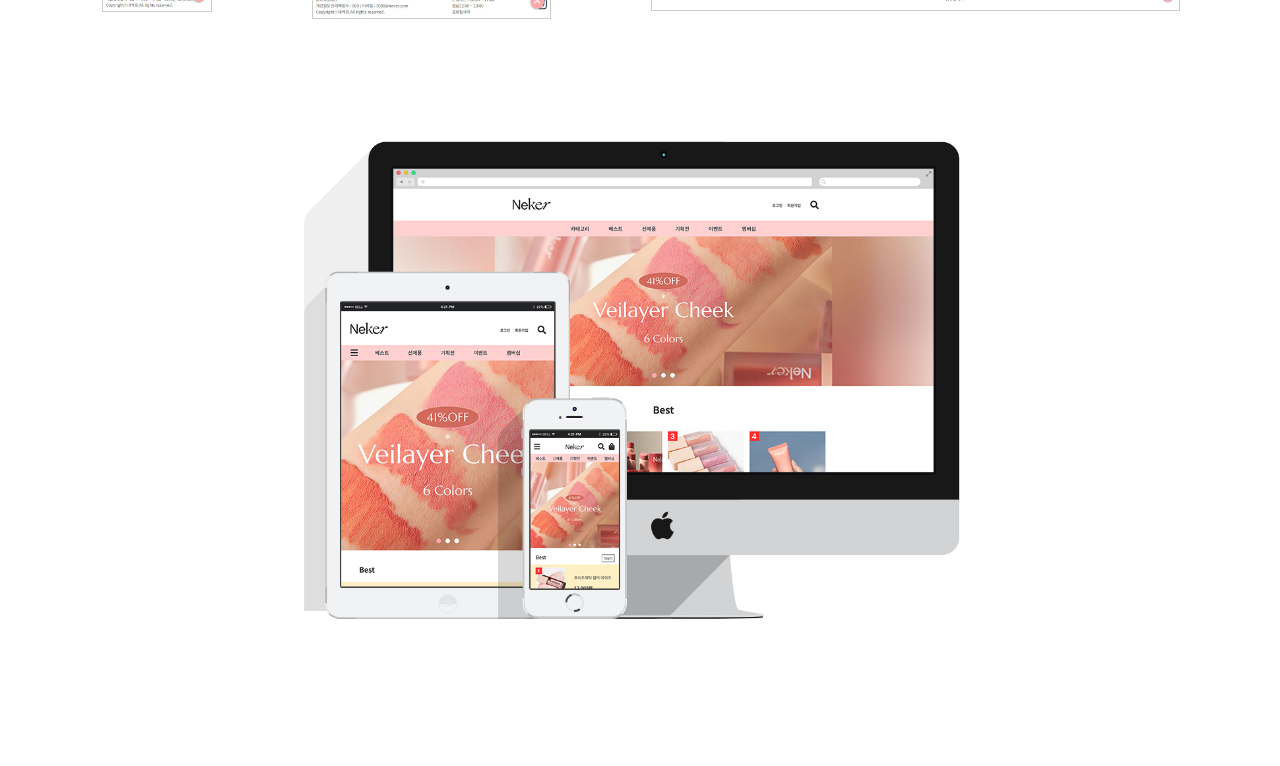
<file: process/neker_process.html>
<!DOCTYPE html>
<html lang="ko">
<head>
  <meta charset="UTF-8">
  <meta name="viewport" content="width=device-width, initial-scale=1.0">
  <title>Neker process</title>
  <link href="./css/reset.css" rel="stylesheet" type="text/css">
  <link href="./css/neker_style.css" rel="stylesheet" type="text/css">
</head>
<body>
  <main>
    <div class="overview">
      <h2>overview</h2>
      <p>
        메이크업 브랜드에 비해 단조로웠던 화이트톤의 기존 웹페이지를 메인 컬러인 핑크를 전체적으로 배치하여 더 발랄한 느낌을 주었습니다.<br>
        이미지 슬라이드, 탭 컨텐츠 등과 같은 동적인 효과를 추가하였고 다양한 디바이스에서 구현 가능한 반응형으로 재구성하였습니다.
      </p>
    </div>
    <div class="guide">
      <h2>style guide</h2>
      <ul class="color_box">
        <li>
          <h3 class="outside" data-text="Color">Color</h3>
        </li>
        <li>
          <ul>
            <li class="color c_box01">
              <p>&#x0023;FFD0D0</p>
            </li>
            <li class="color c_box02">
              <p>&#x0023;FFEFC5</p>
            </li>
            <li class="color c_box03">
              <p>&#x0023;FF3535</p>
            </li>
          </ul>
        </li>
      </ul>

      <div class="font_box">
        <ul>
          <li>
            <h3 class="outside" data-text="Font">Font</h3>
          </li>
          <li>
            <div class="font f_box01">
              <h4>Bold</h4>
              <div>
                <p><b>Noto Sans KR</b> 안녕하세요. 웹퍼블리셔 황수진입니다.</p>
                <p><b>Montserrat</b> abcdefghijklmnopqrstuvwxyz</p>
                <p>abcdefghijklmnopqrstuvwxyz</p>
              </div>
            </div>
            <div class="font f_box02">
              <h4>Normal</h4>
              <div>
                <p><b>Noto Sans KR</b> 안녕하세요. 웹퍼블리셔 황수진입니다.</p>
                <p><b>Montserrat</b> abcdefghijklmnopqrstuvwxyz</p>
                <p>abcdefghijklmnopqrstuvwxyz</p>
              </div>
            </div>
          </li>
        </ul>
      </div>

      <div class="conponents">
        <h3 class="outside" data-text="Conponents">Conponents</h3>
        <ul class="icon">
          <li>
            <h4>Icon</h4>
          </li>
          <li>
            <img src="./images/neker_icon.jpg" alt="아이콘">
          </li>
        </ul>

        <ul class="button">
          <li>
            <h4>Button</h4>
          </li>
          <li>
            <img src="./images/neker_button.jpg" alt="버튼">
          </li>
        </ul>
      </div>
    </div>

    <div class="layout">
      <h2>layout</h2>

      <ul>
        <li>
          <h3 class="outside" data-text="mobile">mobile</h3>
          <img src="./images/neker_mobile_grid.jpg" alt="모바일레이아웃">
        </li>
        <li>
          <h3 class="outside" data-text="tablet">tablet</h3>
          <img src="./images/neker_tablet_grid.jpg" alt="태블릿레이아웃">
        </li>
        <li>
          <h3 class="outside" data-text="pc">pc</h3>
          <img src="./images/neker_pc_grid.jpg" alt="pc레이아웃">
        </li>
      </ul>
    </div>
    
    <div class="responsive">
      <h2>responsive</h2>
      <ul>
        <li><b>Mobile</b> 360 - 767px</li>
        <li><b>Tablet</b> 768 - 1024px</li>
        <li><b>PC</b> 1025 - 1920px, 해상도 : 1200px</li>
      </ul>
      <ul>
        <li>
          <img src="./images/neker_mobile.jpg" alt="모바일디자인">
        </li>
        <li>
          <img src="./images/neker_tablet.jpg" alt="태블릿디자인">
        </li>
        <li>
          <img src="./images/neker_pc.jpg" alt="pc디자인">
        </li>

      </ul>

      <div class="mockup">
        <img src="./images/neker_mockup.png" alt="목업">
      </div>
      
    </div>
  </main>
</body>
</html>
</file>
<file: process/css/chukjibub_style.css>
@charset "UTF-8";

@import url('https://fonts.googleapis.com/css2?family=Noto+Sans+KR:wght@100..900&display=swap');
@import url('https://fonts.googleapis.com/css2?family=Montserrat:ital,wght@0,100..900;1,100..900&family=Noto+Sans+KR:wght@100..900&display=swap');

@import url('https://fonts.googleapis.com/css2?family=IBM+Plex+Sans+KR&family=Montserrat:ital,wght@0,100..900;1,100..900&family=Noto+Sans+KR:wght@100..900&display=swap');

/* 메인 서식 */
body{
  color:#333;
  font-family:'Montserrat', 'IBM Plex Sans KR', sans-serif;
  font-size:1.1rem;
}
main{width:100%;}
main h2{font-size:3rem;text-transform:uppercase;line-height:200%;}
main > div{padding:80px 8% 50px;}
main h3{
  font-size:2rem;line-height:200%; color:#fff;
  display:inline-block;
  position:relative;
}
main h4{font-size:1.5rem;line-height:200%;color:#777;}
.outside:after{
  position:absolute;
  left:0px; top:0px;
  content:attr(data-text);
  -webkit-text-stroke: 5px #333;
  z-index:-1;
}
.color_box > li, .font_box li, .conponents{padding:20px 50px;}

/* 스타일가이드 서식 */
.guide ul{display:flex; flex-wrap:wrap;}

/* 컬러 */
.color{
  width:120px; height:120px;
  border:1px solid #ccc;
  border-radius:50%;
  position:relative;
  margin:40px 40px;
}
.color > p{position:absolute;bottom:-45px; left:20px;}
.c_box01{background:#ff5207;}
.c_box02{background:#fce0de;}
.c_box03{background:#fae09d;}

/* 폰트 */
.font{margin:50px 0px; padding:30px; border:1px solid #333;}
.font p b{text-decoration:underline; padding:0px 70px; font-size:1.2rem;}
.font p:nth-child(2){text-transform:uppercase;}
.font p:nth-child(2) b{padding-right:156px;text-transform:none;}
.font p:last-child{text-indent:276px;}
.f_box01 > div{font-weight:bold;}
.f_box01 > div > p:first-child{font-family:'Noto Sans Korean';}
.f_box01 > div > p:not(p:first-child){font-family:Arial;}
.f_box02 > div > p:first-child{font-family:'Noto Sans Korean';}
.f_box02 > div > p:not(p:first-child){font-family:Arial;}

/* 컴포넌트 */
.conponents > ul{padding:30px 30px;width:100%;}
.conponents > ul img{width:70%;padding-left:40px;}
.conponents > ul:first-of-type > li img{padding-left:76px;}
.button img{width:80% !important;}

/* 레이아웃 서식 */
.layout > ul{display:flex; justify-content:space-around;padding:30px 0px;}
.layout > ul > li{padding:30px 0px;}
.layout > ul > li:first-child{width:10%;}
.layout > ul > li:last-child{width:47%;}
.layout > ul > li > h3{line-height:100px;}
.layout > ul img{width:100%;border:1px solid #ccc;}

/* 어답티브 서식 */
.adaptive > ul{display:flex;justify-content:space-around;}
.adaptive > ul:first-of-type{width:100%;padding:30px 0px;}
.adaptive > ul:first-of-type > li b{padding-right:20px;}
.adaptive > ul:first-of-type > li:first-child{width:230px;}
.adaptive > ul:first-of-type > li:last-child{width:500px;}
.adaptive > ul:last-of-type{padding:30px 0px;}
.adaptive > ul:last-of-type > li:first-child{width:10%;}
.adaptive > ul:last-of-type > li:last-child{width:47%;}
.adaptive > ul:last-of-type > li img{width:100%;border:1px solid #ccc;}

/* 목업 서식 */
.mockup{width:74%;margin:0px auto;padding:80px 0px;}
.mockup > img{width:100%;}
</file>
<file: process/css/harim_style.css>
@charset "UTF-8";

@import url('https://fonts.googleapis.com/css2?family=Montserrat:ital,wght@0,100..900;1,100..900&family=Noto+Sans+KR:wght@100..900&display=swap');
@import url('https://fonts.googleapis.com/css2?family=IBM+Plex+Sans+KR&family=Montserrat:ital,wght@0,100..900;1,100..900&family=Noto+Sans+KR:wght@100..900&display=swap');
@import url('https://fonts.googleapis.com/css2?family=Noto+Sans+KR:wght@300;400;500&display=swap');

/* 메인 서식 */
body{
  color:#333;
  font-family:'Montserrat', 'IBM Plex Sans KR', sans-serif;
  font-size:1.1rem;
}
main{width:100%;}
main h2{font-size:3rem;text-transform:uppercase;line-height:200%;}
main > div{padding:80px 8% 50px;}
main h3{
  font-size:2rem;line-height:200%; color:#fff;
  display:inline-block;
  position:relative;
}
main h4{font-size:1.5rem;line-height:200%;color:#777;}
.outside:after{
  position:absolute;
  left:0px; top:0px;
  content:attr(data-text);
  -webkit-text-stroke: 5px #333;
  z-index:-1;
}

.color_box > li, .font_box li, .conponents{padding:20px 50px;}

/* 스타일가이드 서식 */
.guide ul{display:flex; flex-wrap:wrap;}

/* 컬러 */
.color{
  width:120px; height:120px;
  border:1px solid #ccc;
  border-radius:50%;
  position:relative;
  margin:40px 40px;
}
.color > p{position:absolute;bottom:-45px; left:20px;}
.c_box01{background:#E32929;}
.c_box02{background:#fff;}
.c_box03{background:#484848;}

/* 폰트 */
.font{margin:50px 0px; padding:30px; border:1px solid #333;}
.font p b{text-decoration:underline;font-size:1.2rem;padding-left:70px;}
.font p:first-child b{ padding-right:40px;}
.font p:nth-child(2){text-transform:uppercase;}
.font p:nth-child(2) b{padding-right:80px;text-transform:none;}
.font p:last-child{text-indent:245px;}
.f_box01 > div{font-weight:bold;}
.f_box01 > div > p:first-child{font-family:'Noto Sans KR';}
.f_box01 > div > p:not(p:first-child){font-family:Sans-serif;}
.f_box02 > div > p:first-child{font-family:'Noto Sans KR';}
.f_box02 > div > p:not(p:first-child){font-family:Sans-serif;}

/* 컴포넌트 */
.conponents > ul{padding:30px 30px;width:100%;}
.conponents > ul img{width:80%;padding-left:60px;}
.conponents > ul:first-of-type > li img{padding-left:95px;}
.icon img{width:55% !important; padding-top:8px;}
.button img{padding-top:10px;}

/* 레이아웃 서식 */
.layout > ul{display:flex; justify-content:space-around;padding:30px 0px;}
.layout > ul > li{padding:30px 0px;}
.layout > ul > li:first-child{width:10%;}
.layout > ul > li:nth-child(2){width:18%;}
.layout > ul > li:last-child{width:35%;}
.layout > ul > li > h3{line-height:100px;}
.layout > ul img{width:100%;border:1px solid #ccc;}

/* 리스폰시브 서식 */
.responsive > ul{display:flex;justify-content:space-between;}
.responsive > ul:first-of-type{width:100%;padding:30px 0px;}
.responsive > ul:first-of-type > li b{padding-right:20px;}
.responsive > ul:last-of-type{padding:30px 0px;}
.responsive > ul:last-of-type > li:first-child{width:10%;}
.responsive > ul:last-of-type > li:nth-child(2){width:25%;}
.responsive > ul:last-of-type > li:last-child{width:49%;}
.responsive > ul:last-of-type > li img{width:100%;border:1px solid #ccc;}

/* 목업 서식 */
.mockup{width:75%;margin:0px auto;padding:80px 0px;}
.mockup > img{width:100%;}
</file>
<file: process/css/mayfield_style.css>
@charset "UTF-8";

@import url('https://fonts.googleapis.com/css2?family=Noto+Sans+KR:wght@100..900&display=swap');
@import url('https://fonts.googleapis.com/css2?family=Montserrat:ital,wght@0,100..900;1,100..900&family=Noto+Sans+KR:wght@100..900&display=swap');

@import url('https://fonts.googleapis.com/css2?family=IBM+Plex+Sans+KR&family=Montserrat:ital,wght@0,100..900;1,100..900&family=Noto+Sans+KR:wght@100..900&display=swap');

/* 메인 서식 */
body{
  color:#333;
  font-family:'Montserrat', 'IBM Plex Sans KR', sans-serif;
  font-size:1.1rem;
}
main{width:100%;}
main h2{font-size:3rem;text-transform:uppercase;line-height:200%;}
main > div{padding:80px 8% 50px;}
main h3{
  font-size:2rem;line-height:200%; color:#fff;
  display:inline-block;
  position:relative;
}
main h4{font-size:1.5rem;line-height:200%;color:#777;}
.outside:after{
  position:absolute;
  left:0px; top:0px;
  content:attr(data-text);
  -webkit-text-stroke: 5px #333;
  z-index:-1;
}

.color_box > li, .font_box li, .conponents{padding:20px 50px;}

/* 스타일가이드 서식 */
.guide ul{display:flex; flex-wrap:wrap;}

/* 컬러 */
.color{
  width:120px; height:120px;
  border:1px solid #ccc;
  border-radius:50%;
  position:relative;
  margin:40px 40px;
}
.color > p{position:absolute;bottom:-45px; left:20px;}
.c_box01{background:#008000;}
.c_box02{background:#FBF9F6;}
.c_box03{background:#112222;}

/* 폰트 */
.font{margin:50px 0px; padding:30px; border:1px solid #333;}
.font p b{text-decoration:underline;font-size:1.2rem;padding-left:70px;}
.font p:first-child b{ padding-right:100px;}
.font p:nth-child(2){text-transform:uppercase;}
.font p:nth-child(2) b{padding-right:70px;text-transform:none;}
.font p:last-child{text-indent:282px;}
.f_box01 > div{font-weight:bold;}
.f_box01 > div > p:first-child{font-family:'맑은 고딕';}
.f_box01 > div > p:not(p:first-child){font-family:'Montserrat';}
.f_box02 > div > p:first-child{font-family:'맑은 고딕';}
.f_box02 > div > p:not(p:first-child){font-family:'Montserrat';}

/* 컴포넌트 */
.conponents > ul{padding:30px 30px;width:100%;}
.conponents > ul img{width:80%;padding-left:60px;}
.conponents > ul:first-of-type > li img{padding-left:95px;}
.icon img{width:55% !important;}
.button img{padding-top:10px;}

/* 레이아웃 서식 */
.layout > ul{display:flex; justify-content:space-around;padding:30px 0px;}
.layout > ul > li{padding:30px 0px;}
.layout > ul > li:first-child{width:10%;}
.layout > ul > li:nth-child(2){width:23%;}
.layout > ul > li:last-child{width:46%;}
.layout > ul > li > h3{line-height:100px;}
.layout > ul img{width:100%;border:1px solid #ccc;}

/* 리스폰시브 서식 */
.responsive > ul{display:flex;justify-content:space-between;}
.responsive > ul:first-of-type{width:100%;padding:30px 0px;}
.responsive > ul:first-of-type > li b{padding-right:20px;}
.responsive > ul:last-of-type{padding:30px 0px;}
.responsive > ul:last-of-type > li:first-child{width:10%;}
.responsive > ul:last-of-type > li:nth-child(2){width:32%;}
.responsive > ul:last-of-type > li:last-child{width:49%;}
.responsive > ul:last-of-type > li img{width:100%;border:1px solid #ccc;}

/* 목업 서식 */
.mockup{width:80%;margin:0px auto;padding:80px 0px;}
.mockup > img{width:100%;}
</file>
<file: process/css/neker_style.css>
@charset "UTF-8";

@import url('https://fonts.googleapis.com/css2?family=Noto+Sans+KR:wght@100..900&display=swap');
@import url('https://fonts.googleapis.com/css2?family=Montserrat:ital,wght@0,100..900;1,100..900&family=Noto+Sans+KR:wght@100..900&display=swap');

@import url('https://fonts.googleapis.com/css2?family=IBM+Plex+Sans+KR&family=Montserrat:ital,wght@0,100..900;1,100..900&family=Noto+Sans+KR:wght@100..900&display=swap');

/* 메인 서식 */
body{
  color:#333;
  font-family:'Montserrat', 'IBM Plex Sans KR', sans-serif;
  font-size:1.1rem;
}
main{width:100%;}
main h2{font-size:3rem;text-transform:uppercase;line-height:200%;}
main > div{padding:80px 8% 50px;}
main h3{
  font-size:2rem;line-height:200%; color:#fff;
  display:inline-block;
  position:relative;
}
main h4{font-size:1.5rem;line-height:200%;color:#777;}
.outside:after{
  position:absolute;
  left:0px; top:0px;
  content:attr(data-text);
  -webkit-text-stroke: 5px #333;
  z-index:-1;
}
.color_box > li, .font_box li, .conponents{padding:20px 50px;}

/* 스타일가이드 서식 */
.guide ul{display:flex; flex-wrap:wrap;}

/* 컬러 */
.color{
  width:120px; height:120px;
  border:1px solid #ccc;
  border-radius:50%;
  position:relative;
  margin:40px 40px;
}
.color > p{position:absolute;bottom:-45px; left:34px;}
.c_box01{background:#ffd0d0;}
.c_box02{background:#ffefc5;}
.c_box03{background:#ff3535;}

/* 폰트 */
.font{margin:50px 0px; padding:30px; border:1px solid #333;}
.font p b{text-decoration:underline; padding:0px 70px; font-size:1.2rem;}
.font p:nth-child(2){text-transform:uppercase;}
.font p:nth-child(2) b{padding-right:95px;text-transform:none;}
.font p:last-child{text-indent:282px;}
.f_box01 > div{font-weight:bold;}
.f_box01 > div > p:first-child{font-family:'Noto Sans Korean';}
.f_box01 > div > p:not(p:first-child){font-family:'Montserrat';}
.f_box02 > div > p:first-child{font-family:'Noto Sans Korean';}
.f_box02 > div > p:not(p:first-child){font-family:'Montserrat';}

/* 컴포넌트 */
.conponents > ul{padding:30px 30px;width:100%;}
.conponents > ul img{width:70%;padding-left:40px;}
.conponents > ul:first-of-type > li img{padding-left:64px;}

/* 레이아웃 서식 */
.layout > ul{display:flex; justify-content:space-around;padding:30px 0px;}
.layout > ul > li{padding:30px 0px;}
.layout > ul > li:first-child{width:10%;}
.layout > ul > li:nth-child(2){width:18%;}
.layout > ul > li:last-child{width:35%;}
.layout > ul > li > h3{line-height:100px;}
.layout > ul img{width:100%;border:1px solid #ccc;}

/* 리스폰시브 서식 */
.responsive > ul{display:flex;justify-content:space-between;}
.responsive > ul:first-of-type{width:100%;padding:30px 0px;}
.responsive > ul:first-of-type > li b{padding-right:20px;}
.responsive > ul:last-of-type{padding:30px 0px;}
.responsive > ul:last-of-type > li:first-child{width:10%;}
.responsive > ul:last-of-type > li:nth-child(2){width:22%;}
.responsive > ul:last-of-type > li:last-child{width:49%;}
.responsive > ul:last-of-type > li img{width:100%;border:1px solid #ccc;}

/* 목업 서식 */
.mockup{width:70%;margin:0px auto;padding:80px 0px;}
.mockup > img{width:100%;}
</file>
